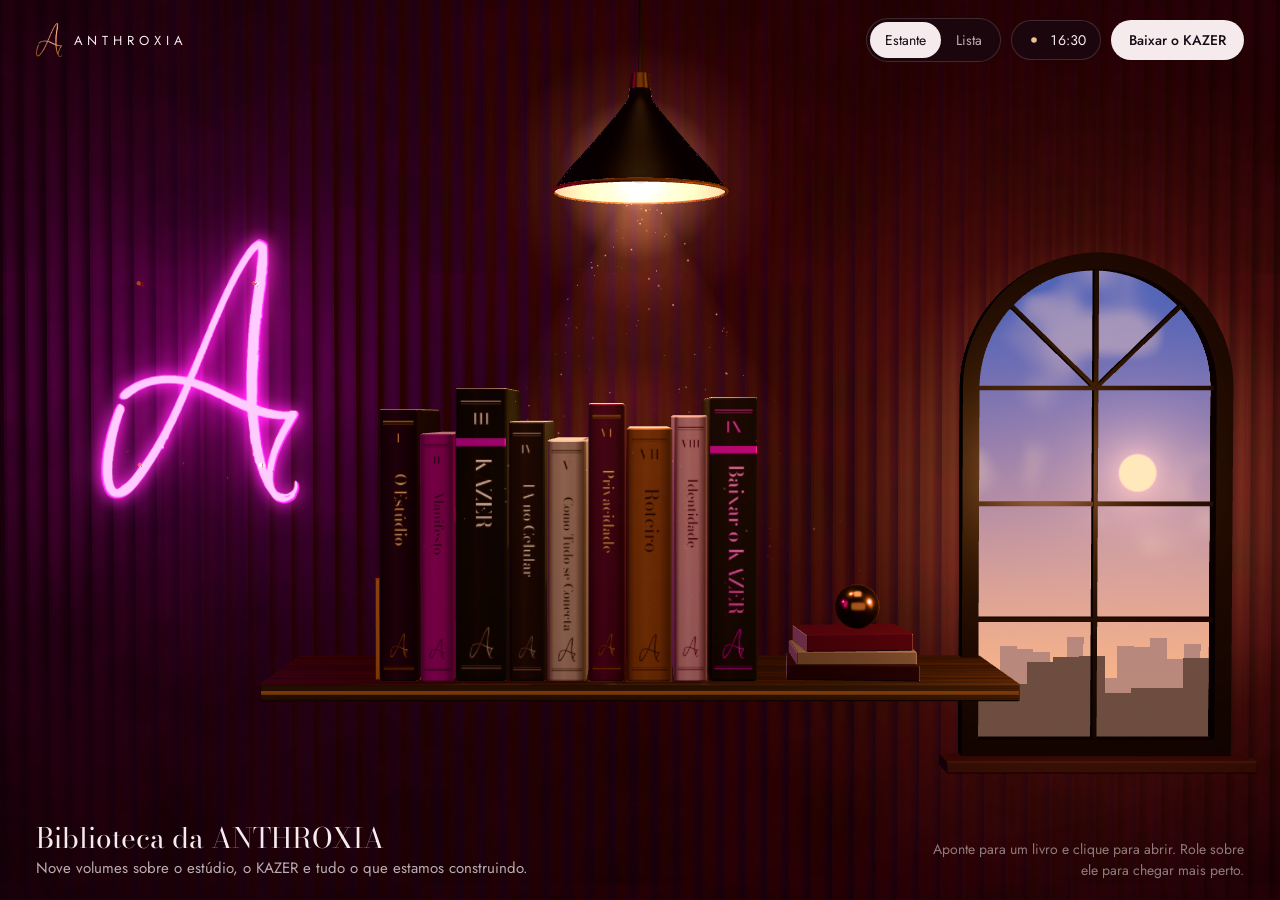
<file: index.html>
<!doctype html>
<html lang="pt-BR">
<head>
  <meta charset="utf-8" />
  <meta name="viewport" content="width=device-width, initial-scale=1, viewport-fit=cover" />
  <title>ANTHROXIA — Biblioteca</title>
  <meta name="description" content="A biblioteca da ANTHROXIA: nove volumes sobre o estúdio, o KAZER e tudo o que estamos construindo. Abra um livro." />
  <meta name="theme-color" content="#160b14" />

  <meta property="og:type" content="website" />
  <meta property="og:title" content="ANTHROXIA — Biblioteca" />
  <meta property="og:description" content="Nove volumes sobre o estúdio, o KAZER e tudo o que estamos construindo." />
  <meta property="og:image" content="assets/img/og.jpg" />
  <meta name="twitter:card" content="summary_large_image" />

  <link rel="icon" type="image/png" href="assets/img/favicon.png" />
  <link rel="apple-touch-icon" href="assets/img/apple-touch-icon.png" />

  <link rel="preconnect" href="https://fonts.googleapis.com" />
  <link rel="preconnect" href="https://fonts.gstatic.com" crossorigin />
  <link href="https://fonts.googleapis.com/css2?family=Bodoni+Moda:ital,opsz,wght@0,6..96,400..800;1,6..96,400..700&family=Jost:wght@300..600&display=swap" rel="stylesheet" />

  <link rel="stylesheet" href="assets/css/library.css" />

  <script type="importmap">
    {
      "imports": {
        "three": "./assets/vendor/three/three.module.js",
        "three/addons/": "./assets/vendor/three/addons/"
      }
    }
  </script>
</head>
<body class="is-loading">

  <!-- Carregamento -->
  <div class="loader" role="status" aria-live="polite">
    <div class="loader__mark">
      <img src="assets/img/monogram.png" alt="" class="loader__mono" />
      <img src="assets/img/wordmark.png" alt="ANTHROXIA" class="loader__word" />
    </div>
    <div class="loader__bar" aria-hidden="true"><span></span></div>
    <p class="loader__text">Acendendo a biblioteca</p>
  </div>

  <!-- A sala 3D -->
  <canvas class="room" aria-hidden="true"></canvas>
  <div class="veil" aria-hidden="true"></div>

  <!-- Interface -->
  <header class="hud hud--top">
    <a class="brand" href="./" aria-label="ANTHROXIA, voltar ao início">
      <img src="assets/img/monogram.png" alt="" class="brand__mono" />
      <span class="brand__name">ANTHROXIA</span>
    </a>

    <div class="hud__controls">
      <div class="seg" role="group" aria-label="Como ver os volumes">
        <button type="button" class="seg__btn" data-view="shelf" aria-pressed="true">Estante</button>
        <button type="button" class="seg__btn" data-view="list" aria-pressed="false">Lista</button>
      </div>

      <div class="clock">
        <button type="button" class="clock__btn" aria-expanded="false" aria-controls="clock-panel">
          <svg class="clock__icon" viewBox="0 0 24 24" aria-hidden="true"><circle cx="12" cy="12" r="4.2" class="clock__sun"/><path class="clock__moon" d="M15.5 4.5a8 8 0 1 0 4 12.6A7 7 0 0 1 15.5 4.5z"/></svg>
          <span data-clock-time>--:--</span>
        </button>
        <div class="clock__panel" id="clock-panel" hidden>
          <p class="clock__phase" data-clock-phase>Agora</p>
          <p class="clock__help">A luz da sala segue o seu horário. Arraste para ver outra hora.</p>
          <input type="range" min="0" max="23.75" step="0.25" value="12" aria-label="Hora da sala" data-clock-range />
          <div class="clock__scale" aria-hidden="true"><span>0h</span><span>6h</span><span>12h</span><span>18h</span><span>24h</span></div>
          <button type="button" class="textbtn" data-clock-now>Usar a hora atual</button>
        </div>
      </div>

      <button type="button" class="cta" data-open-slug="download" aria-label="Baixar o KAZER"><span class="cta__full" aria-hidden="true">Baixar o KAZER</span><span class="cta__short" aria-hidden="true">Baixar</span></button>
    </div>
  </header>

  <footer class="hud hud--bottom">
    <div class="caption" aria-live="polite">
      <span class="caption__num"></span>
      <span class="caption__title">Biblioteca da ANTHROXIA</span>
      <span class="caption__text">Nove volumes sobre o estúdio, o KAZER e tudo o que estamos construindo.</span>
    </div>
    <p class="hint" data-hint></p>
  </footer>

  <!-- Navegação por teclado / leitores de tela (botões gerados) -->
  <nav class="shelf-nav" aria-label="Volumes da estante"></nav>

  <!-- Prévia que sobe acima do livro -->
  <div class="peek" aria-hidden="true">
    <div class="peek__card">
      <div class="peek__frame"><canvas class="peek__canvas"></canvas></div>
      <div class="peek__meta">
        <span class="peek__num"></span>
        <span class="peek__title"></span>
      </div>
      <div class="peek__actions">
        <button type="button" class="peek__btn" data-peek-open>Abrir</button>
        <button type="button" class="peek__btn peek__btn--ghost" data-peek-immerse>Ampliar</button>
      </div>
    </div>
    <span class="peek__string"></span>
  </div>

  <!-- Lista de capas -->
  <section class="catalog" aria-label="Lista de volumes" hidden>
    <ol class="catalog__track"></ol>
  </section>

  <!-- Livro aberto -->
  <div class="reader" role="dialog" aria-modal="true" aria-labelledby="reader-title" hidden>
    <div class="reader__backdrop"></div>
    <div class="reader__book">
      <div class="reader__board" aria-hidden="true"></div>
      <div class="reader__page reader__page--l"></div>
      <div class="reader__page reader__page--r"></div>
      <div class="reader__gutter" aria-hidden="true"></div>
    </div>
    <div class="flycover" aria-hidden="true">
      <canvas class="flycover__front"></canvas>
      <div class="flycover__back"><img src="assets/img/monogram.png" alt="" /></div>
    </div>
    <button class="reader__close" type="button">Fechar o livro</button>
    <nav class="reader__nav" aria-label="Outros volumes">
      <button type="button" class="reader__step" data-step="-1"><span class="reader__dir">Volume anterior</span><span class="reader__name"></span></button>
      <span class="reader__count"></span>
      <button type="button" class="reader__step" data-step="1"><span class="reader__dir">Próximo volume</span><span class="reader__name"></span></button>
    </nav>
  </div>

  <!-- Prévia em tela cheia -->
  <div class="immerse" role="dialog" aria-modal="true" aria-labelledby="immerse-title" hidden>
    <canvas class="immerse__canvas"></canvas>
    <div class="immerse__hud">
      <div>
        <p class="immerse__title" id="immerse-title"></p>
        <p class="immerse__hint"></p>
      </div>
      <button type="button" class="immerse__close">Voltar</button>
    </div>
  </div>

  <div class="tip" aria-hidden="true"></div>

  <noscript>
    <div class="noscript">
      <img src="assets/img/logo-full.png" alt="ANTHROXIA" />
      <p>A biblioteca da ANTHROXIA precisa de JavaScript para abrir os livros.</p>
    </div>
  </noscript>

  <!-- ==================================================================
       CONTEÚDO DOS VOLUMES
       Cada <template> é um livro. "left" = página da esquerda,
       "right" = página da direita. Edite os textos à vontade.
       ================================================================== -->

  <template id="vol-estudio">
    <div data-page="left">
      <h2 class="p-title">O estúdio</h2>
      <p class="p-sub">Quem somos e como trabalhamos</p>
      <figure class="plate" data-plate></figure>
    </div>
    <div data-page="right">
      <p class="p-lead">A ANTHROXIA é um estúdio que cria produtos de inteligência artificial com cuidado de arquitetura: cada sistema é planejado em camadas antes de virar tela.</p>
      <p>Começamos pelo KAZER, um assistente de IA para a web e para o Android. Tudo o que estamos construindo está nesta estante, um volume por assunto.</p>
      <h3 class="p-head">Como trabalhamos</h3>
      <ul class="p-list">
        <li>Planejamos a estrutura antes do visual.</li>
        <li>Mostramos o que está pronto e o que ainda está em obra.</li>
        <li>Tratamos os seus dados como se fossem nossos.</li>
      </ul>
      <p class="p-contact" data-contact hidden></p>
    </div>
  </template>

  <template id="vol-manifesto">
    <div data-page="left">
      <h2 class="p-title">Manifesto</h2>
      <p class="p-sub">O que nos move</p>
      <figure class="plate" data-plate></figure>
    </div>
    <div data-page="right">
      <p class="p-lead">Não fazemos só aplicativos. Erguemos estruturas onde a inteligência pode morar.</p>
      <p>Acreditamos que tecnologia pode ter assinatura. Que um assistente de IA pode ser bonito, rápido e honesto sobre o que faz com o que você escreve.</p>
      <p>Preferimos construir devagar e por inteiro a lançar depressa e pela metade. Cada linha de código é um traço; cada produto, uma casa com fundações.</p>
      <p>E quando algo ainda não estiver pronto, você vai saber.</p>
    </div>
  </template>

  <template id="vol-kazer">
    <div data-page="left">
      <h2 class="p-title">KAZER</h2>
      <p class="p-sub">Um assistente de IA, na web e no Android</p>
      <figure class="plate" data-plate></figure>
    </div>
    <div data-page="right">
      <p class="p-lead">O KAZER é o primeiro produto da ANTHROXIA: um assistente de IA de visual escuro e minimalista, feito para conversar, planejar e criar.</p>
      <ul class="p-list">
        <li><strong>Uma só conta.</strong> Entre pela web ou pelo app e encontre as mesmas conversas.</li>
        <li><strong>App Android nativo</strong>, escrito em Kotlin. Não é um site dentro de uma moldura.</li>
        <li><strong>Respostas em tempo real</strong>, que você pode interromper quando quiser.</li>
      </ul>
      <p>O KAZER está em desenvolvimento. O download para Android aparece no volume IX assim que o primeiro lançamento estiver pronto.</p>
      <p><button type="button" class="pbtn" data-goto="download">Ir para o download</button></p>
    </div>
  </template>

  <template id="vol-local">
    <div data-page="left">
      <h2 class="p-title">IA no celular</h2>
      <p class="p-sub">O KAZ 1.1 rodando no seu aparelho</p>
      <figure class="plate" data-plate></figure>
    </div>
    <div data-page="right">
      <p class="p-lead">Em celulares compatíveis, o KAZER poderá usar o modelo KAZ 1.1 direto no aparelho, aproveitando CPU, GPU ou NPU quando disponíveis.</p>
      <p>O modelo não vem dentro do app. Depois de entrar, você decide se quer baixá-lo:</p>
      <ol class="p-steps">
        <li>O app confere se o seu celular tem memória e espaço suficientes.</li>
        <li>O download roda em segundo plano, com progresso real.</li>
        <li>O arquivo é verificado antes de ser instalado.</li>
        <li>O modelo só aparece como pronto depois de um teste de inicialização.</li>
      </ol>
      <p>Enquanto isso, o KAZER continua funcionando pela nuvem. O modelo baixado fica no aparelho mesmo se você sair da conta.</p>
    </div>
  </template>

  <template id="vol-planta">
    <div data-page="left">
      <h2 class="p-title">Como tudo se conecta</h2>
      <p class="p-sub">Um produto, dois aplicativos</p>
      <figure class="plate" data-plate></figure>
    </div>
    <div data-page="right">
      <p class="p-lead">Por trás do KAZER existe uma base única: contas, conversas e o acesso aos modelos na nuvem ficam no mesmo servidor.</p>
      <ul class="p-list">
        <li><strong>KAZER Web</strong> usa essa base direto do navegador.</li>
        <li><strong>KAZER Android</strong> usa a mesma base e, conforme a sua escolha, responde com o modelo do aparelho ou com a nuvem.</li>
      </ul>
      <p>As chaves de acesso aos provedores de IA ficam só no servidor. Nenhuma delas vai dentro do app.</p>
    </div>
  </template>

  <template id="vol-privacidade">
    <div data-page="left">
      <h2 class="p-title">Privacidade</h2>
      <p class="p-sub">Você escolhe onde a conversa acontece</p>
      <figure class="plate" data-plate></figure>
    </div>
    <div data-page="right">
      <p class="p-lead">No modo só no aparelho, o KAZER não envia a sua conversa para a nuvem sem avisar. Se uma tarefa precisar da nuvem, ele pergunta antes.</p>
      <ul class="p-list">
        <li>A sessão fica guardada no cofre seguro do Android.</li>
        <li>O app só pede as permissões que um recurso realmente usa.</li>
        <li>Sair da conta e excluir a conta são opções diferentes, e as duas ficam claras no app.</li>
      </ul>
      <p>Quando a nuvem é usada, nós dizemos. Não prometemos que nada sai do seu celular se isso não for verdade.</p>
    </div>
  </template>

  <template id="vol-roteiro">
    <div data-page="left">
      <h2 class="p-title">Roteiro</h2>
      <p class="p-sub">As etapas da obra, em ordem</p>
      <figure class="plate" data-plate></figure>
    </div>
    <div data-page="right">
      <ol class="p-road">
        <li><strong>Fundação.</strong> Projeto Android nativo e o visual do app.</li>
        <li><strong>Conta.</strong> O mesmo login da web.</li>
        <li><strong>Conversa.</strong> Chat nativo com respostas em tempo real.</li>
        <li><strong>Modelo local.</strong> O KAZ 1.1 rodando no aparelho.</li>
        <li><strong>Download do modelo.</strong> Baixar, verificar e instalar.</li>
        <li><strong>Escolha do modelo.</strong> Local ou nuvem, com regras claras.</li>
        <li><strong>Lançamento.</strong> APK aqui no site e versão na Google Play.</li>
      </ol>
      <p class="p-note">Esta lista mostra a ordem do trabalho, não datas de entrega.</p>
    </div>
  </template>

  <template id="vol-identidade">
    <div data-page="left">
      <h2 class="p-title">Identidade</h2>
      <p class="p-sub">Cores, letras e o A</p>
      <figure class="plate" data-plate></figure>
    </div>
    <div data-page="right">
      <p class="p-lead">O A cursivo é a assinatura. A palavra ANTHROXIA, em letras finas, é o nome. O resto existe para dar espaço aos dois.</p>
      <ul class="swatches">
        <li><span class="swatch" style="--c:#ff2bf0"></span><span>Magenta neon</span><code>#FF2BF0</code></li>
        <li><span class="swatch" style="--c:#c98457"></span><span>Cobre</span><code>#C98457</code></li>
        <li><span class="swatch" style="--c:#160b14"></span><span>Tinta</span><code>#160B14</code></li>
        <li><span class="swatch" style="--c:#f6ecee"></span><span>Papel rosado</span><code>#F6ECEE</code></li>
        <li><span class="swatch" style="--c:#5a1236"></span><span>Vinho</span><code>#5A1236</code></li>
      </ul>
      <p>Títulos em <span class="specimen-serif">Bodoni Moda</span>; textos e interface em <span class="specimen-sans">Jost</span>.</p>
      <p><a class="pbtn" href="assets/img/logo-full.png" download="anthroxia-logo.png">Baixar o logotipo (PNG)</a></p>
    </div>
  </template>

  <template id="vol-download">
    <div data-page="left">
      <h2 class="p-title">Baixar o KAZER</h2>
      <p class="p-sub">KAZER para Android</p>
      <figure class="plate" data-plate></figure>
    </div>
    <div data-page="right">
      <div class="dl" data-dl>
        <div class="dl__head">
          <p class="dl__name">KAZER para Android</p>
          <span class="pill" data-dl-status>Em breve</span>
        </div>
        <dl class="dl__specs">
          <div><dt>Versão</dt><dd data-dl-field="version">Ainda não lançada</dd></div>
          <div><dt>Tamanho</dt><dd data-dl-field="size">—</dd></div>
          <div><dt>Compatível com</dt><dd data-dl-field="minAndroid">—</dd></div>
          <div><dt>Publicado em</dt><dd data-dl-field="publishedAt">—</dd></div>
        </dl>
        <div class="dl__actions">
          <a class="pbtn pbtn--solid is-disabled" data-dl-apk aria-disabled="true" role="link" tabindex="-1"><span data-dl-apk-label>APK em breve</span></a>
          <a class="pbtn is-disabled" data-dl-play aria-disabled="true" role="link" tabindex="-1"><span data-dl-play-label>Google Play em breve</span></a>
          <a class="pbtn is-disabled" data-dl-web aria-disabled="true" role="link" tabindex="-1"><span data-dl-web-label>Versão web em breve</span></a>
        </div>
        <div class="dl__verify" data-dl-verify hidden>
          <span>Verificação SHA-256</span>
          <code data-dl-sha></code>
          <button type="button" class="textbtn" data-copy>Copiar</button>
        </div>
        <details class="dl__howto">
          <summary>Como instalar o APK</summary>
          <ol class="p-steps">
            <li>Toque em Baixar APK. O arquivo vai para a pasta Downloads do celular.</li>
            <li>Abra o arquivo. O Android pode pedir para permitir instalações desta fonte; isso é normal fora da Google Play.</li>
            <li>Se quiser, compare o código SHA-256 do arquivo com o que aparece aqui.</li>
            <li>Toque em Instalar, abra o KAZER e entre com a sua conta.</li>
          </ol>
        </details>
        <p class="p-note" data-dl-privacy hidden><a href="#" target="_blank" rel="noopener">Política de privacidade</a></p>
      </div>
    </div>
  </template>

  <script src="assets/js/config.js"></script>
  <script type="module" src="assets/js/library/main.js"></script>
</body>
</html>
</file>
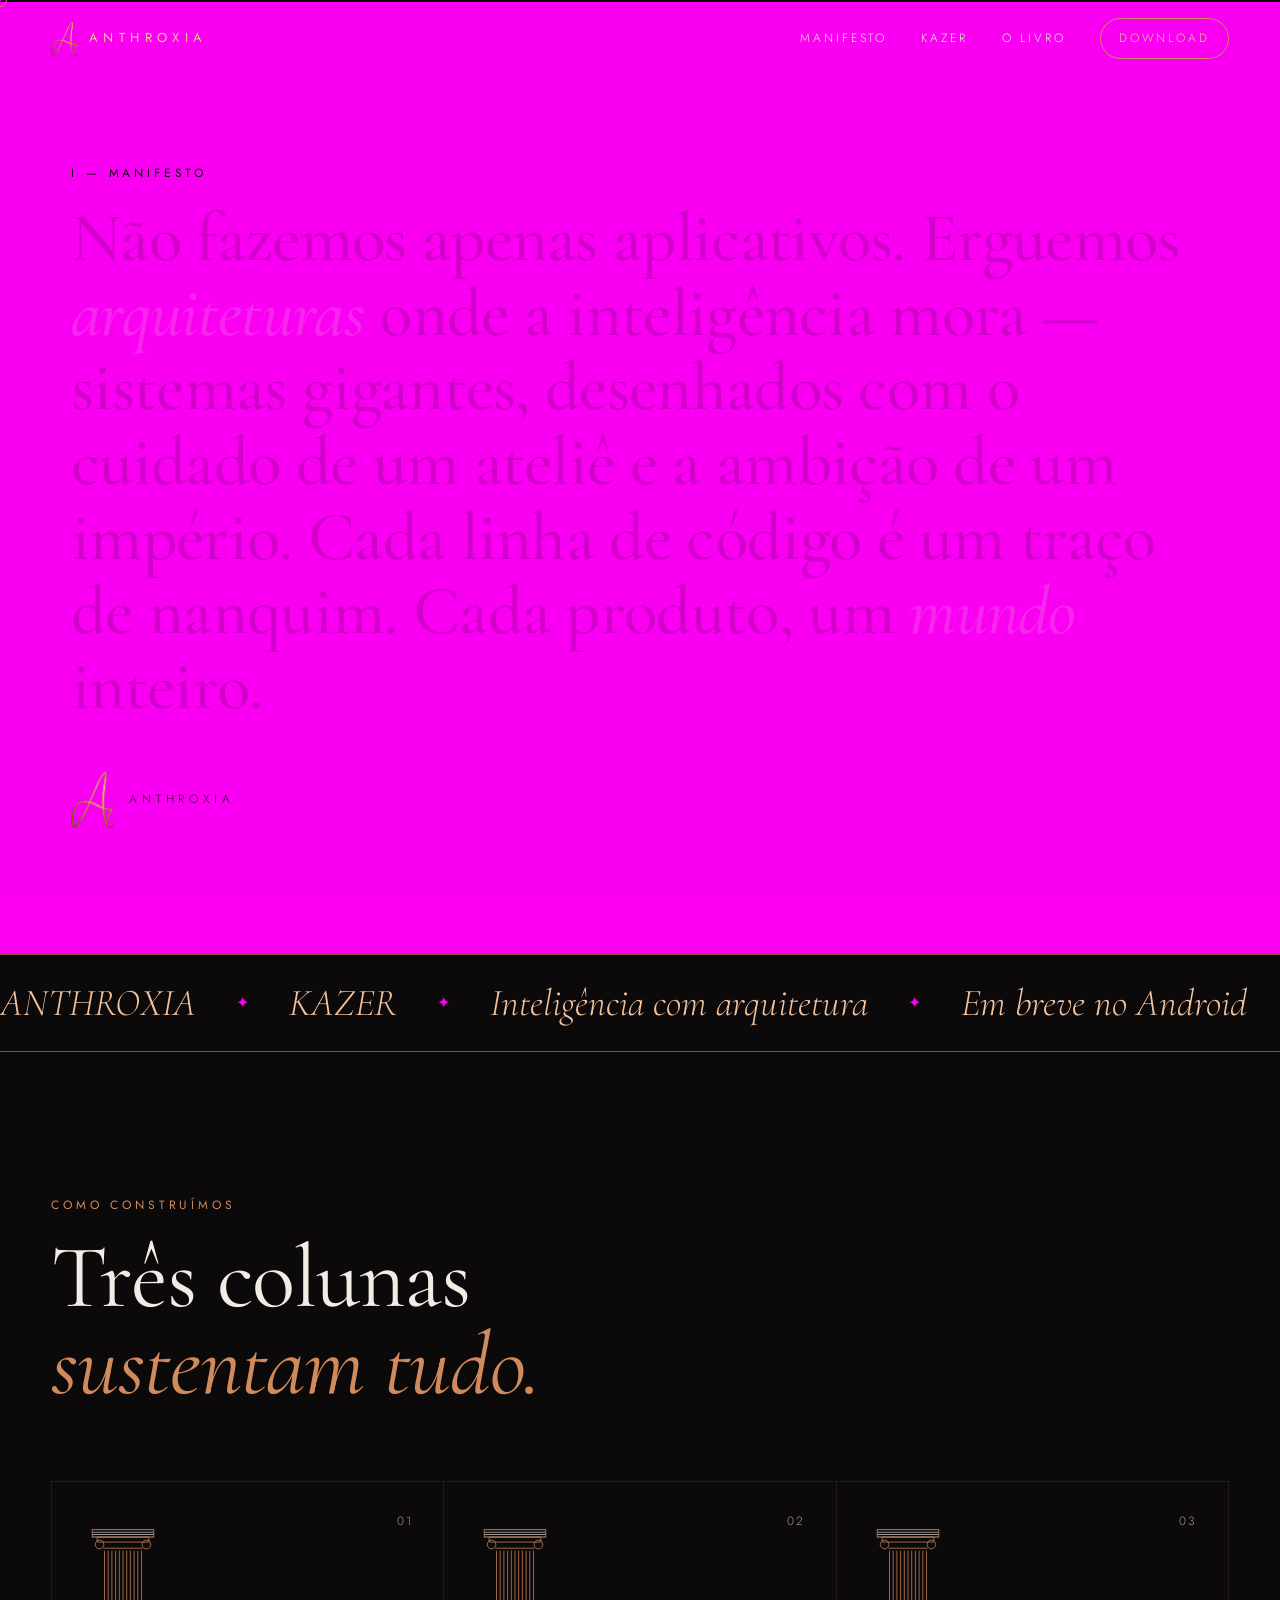
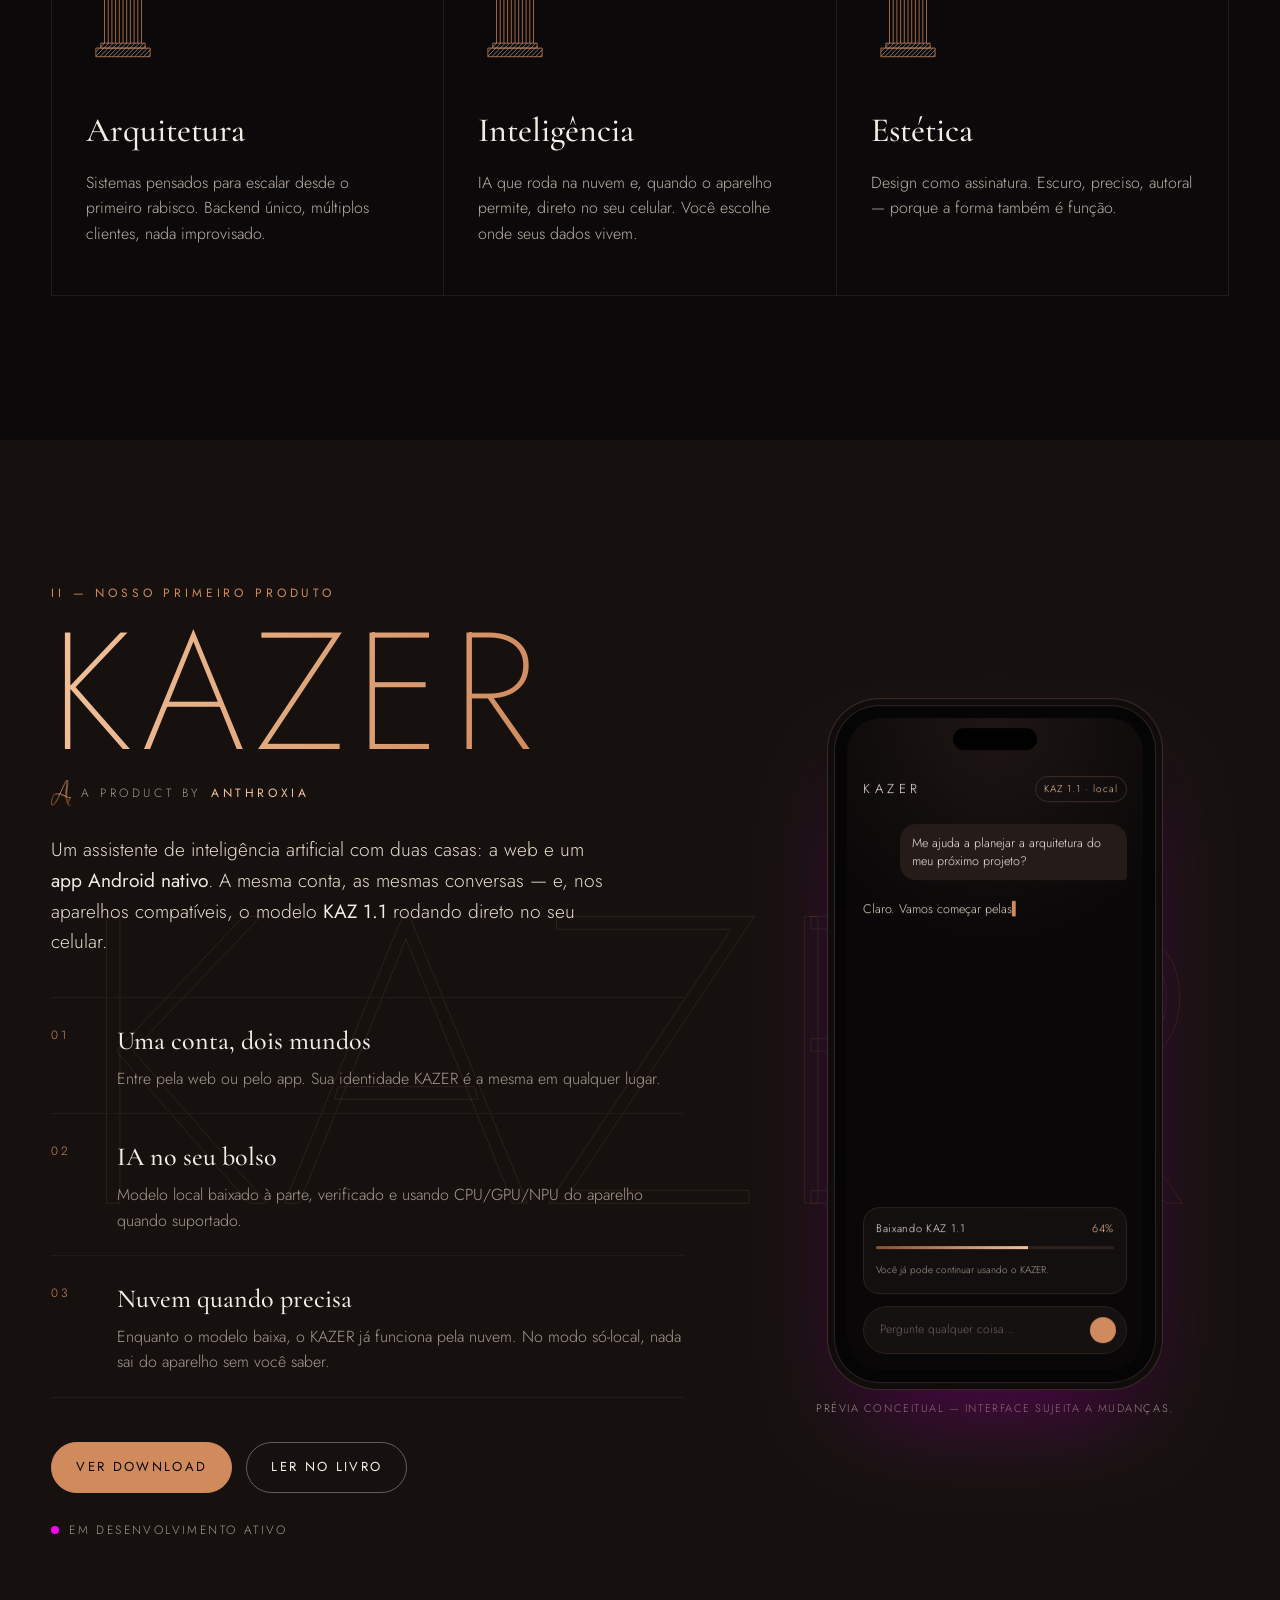
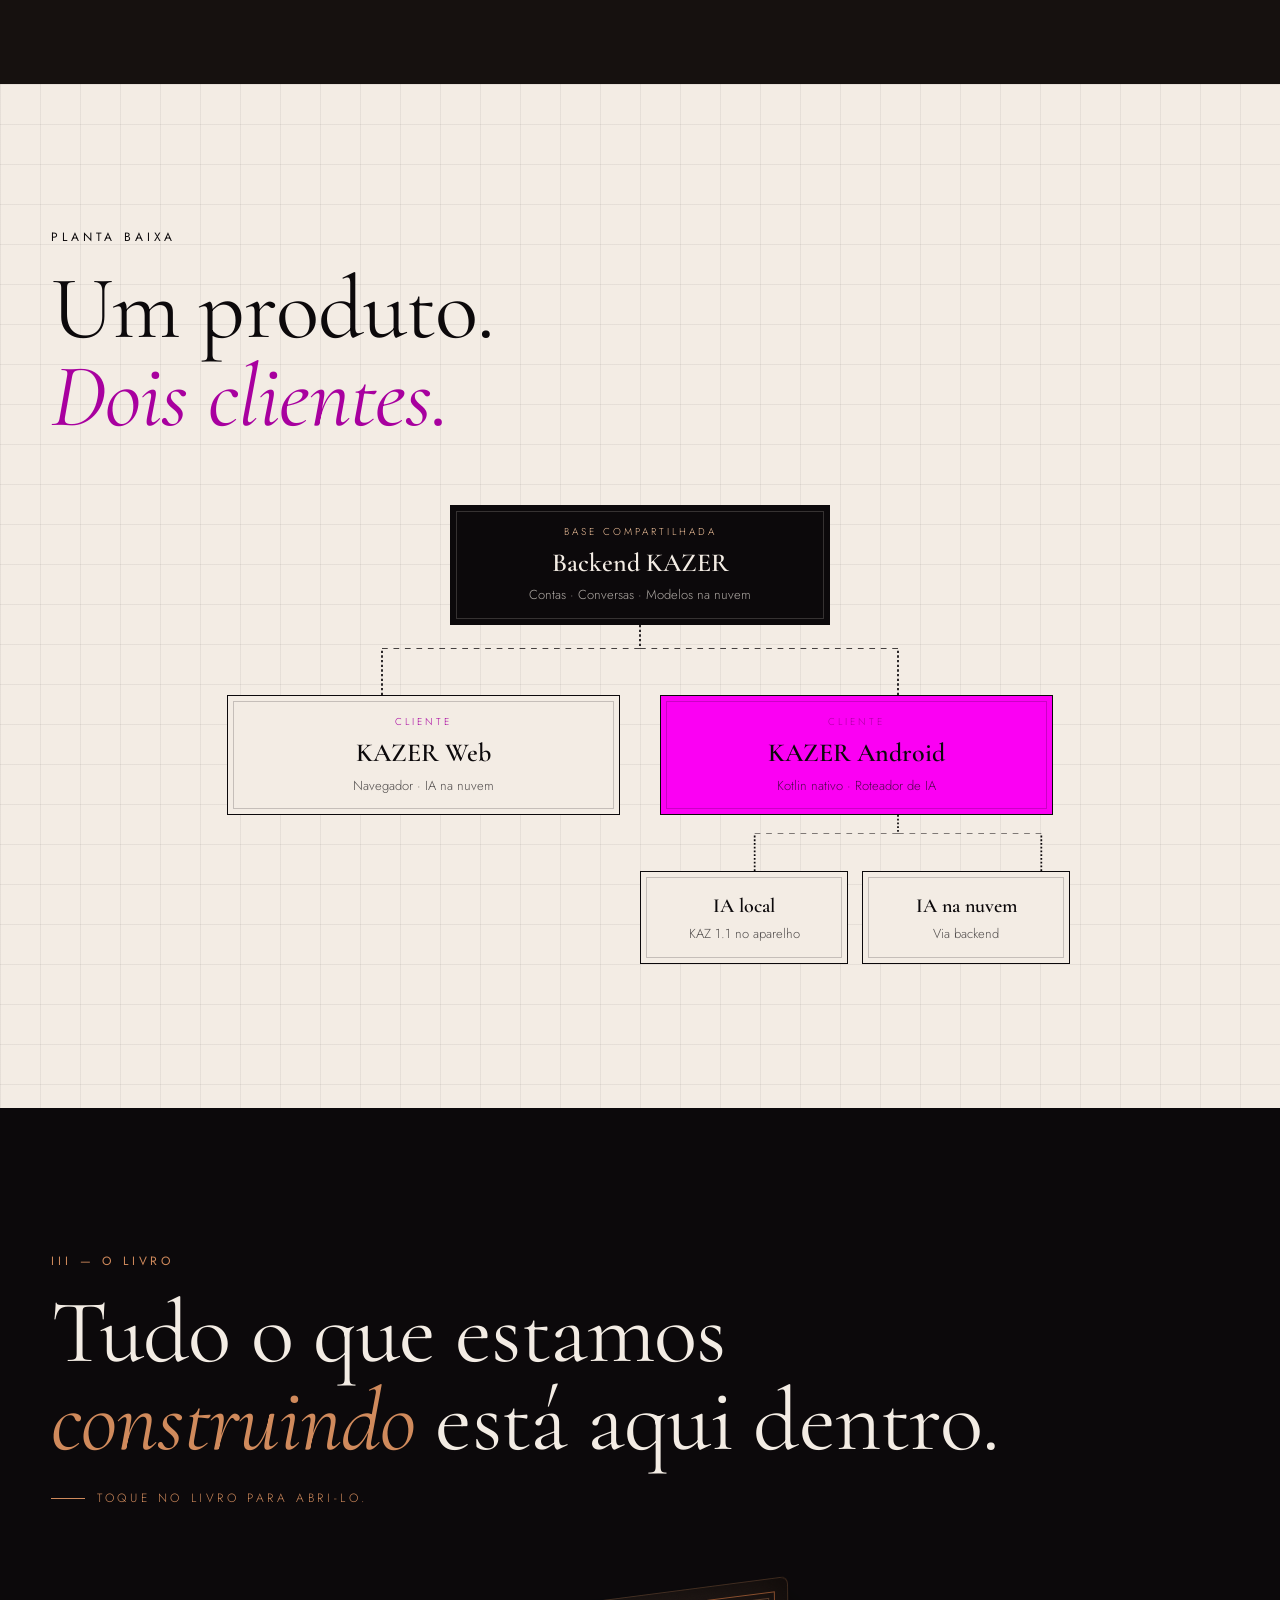
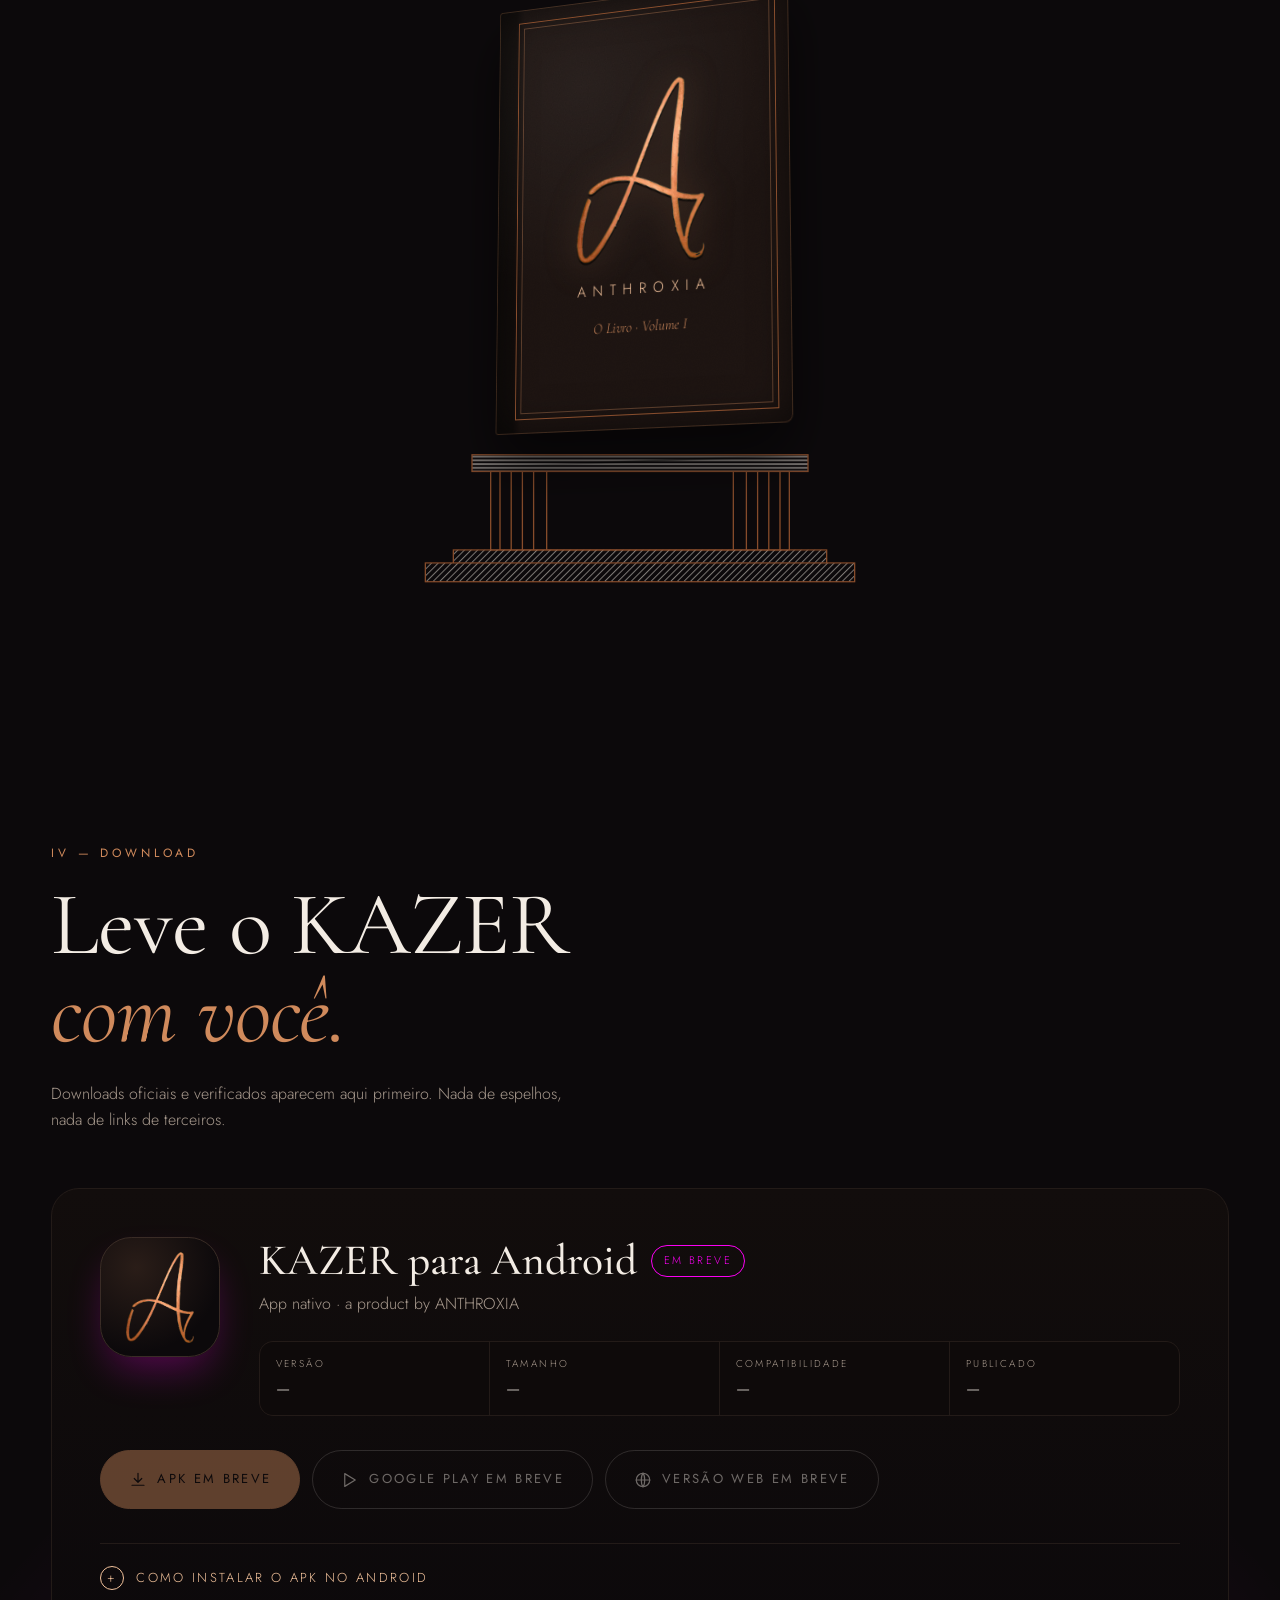
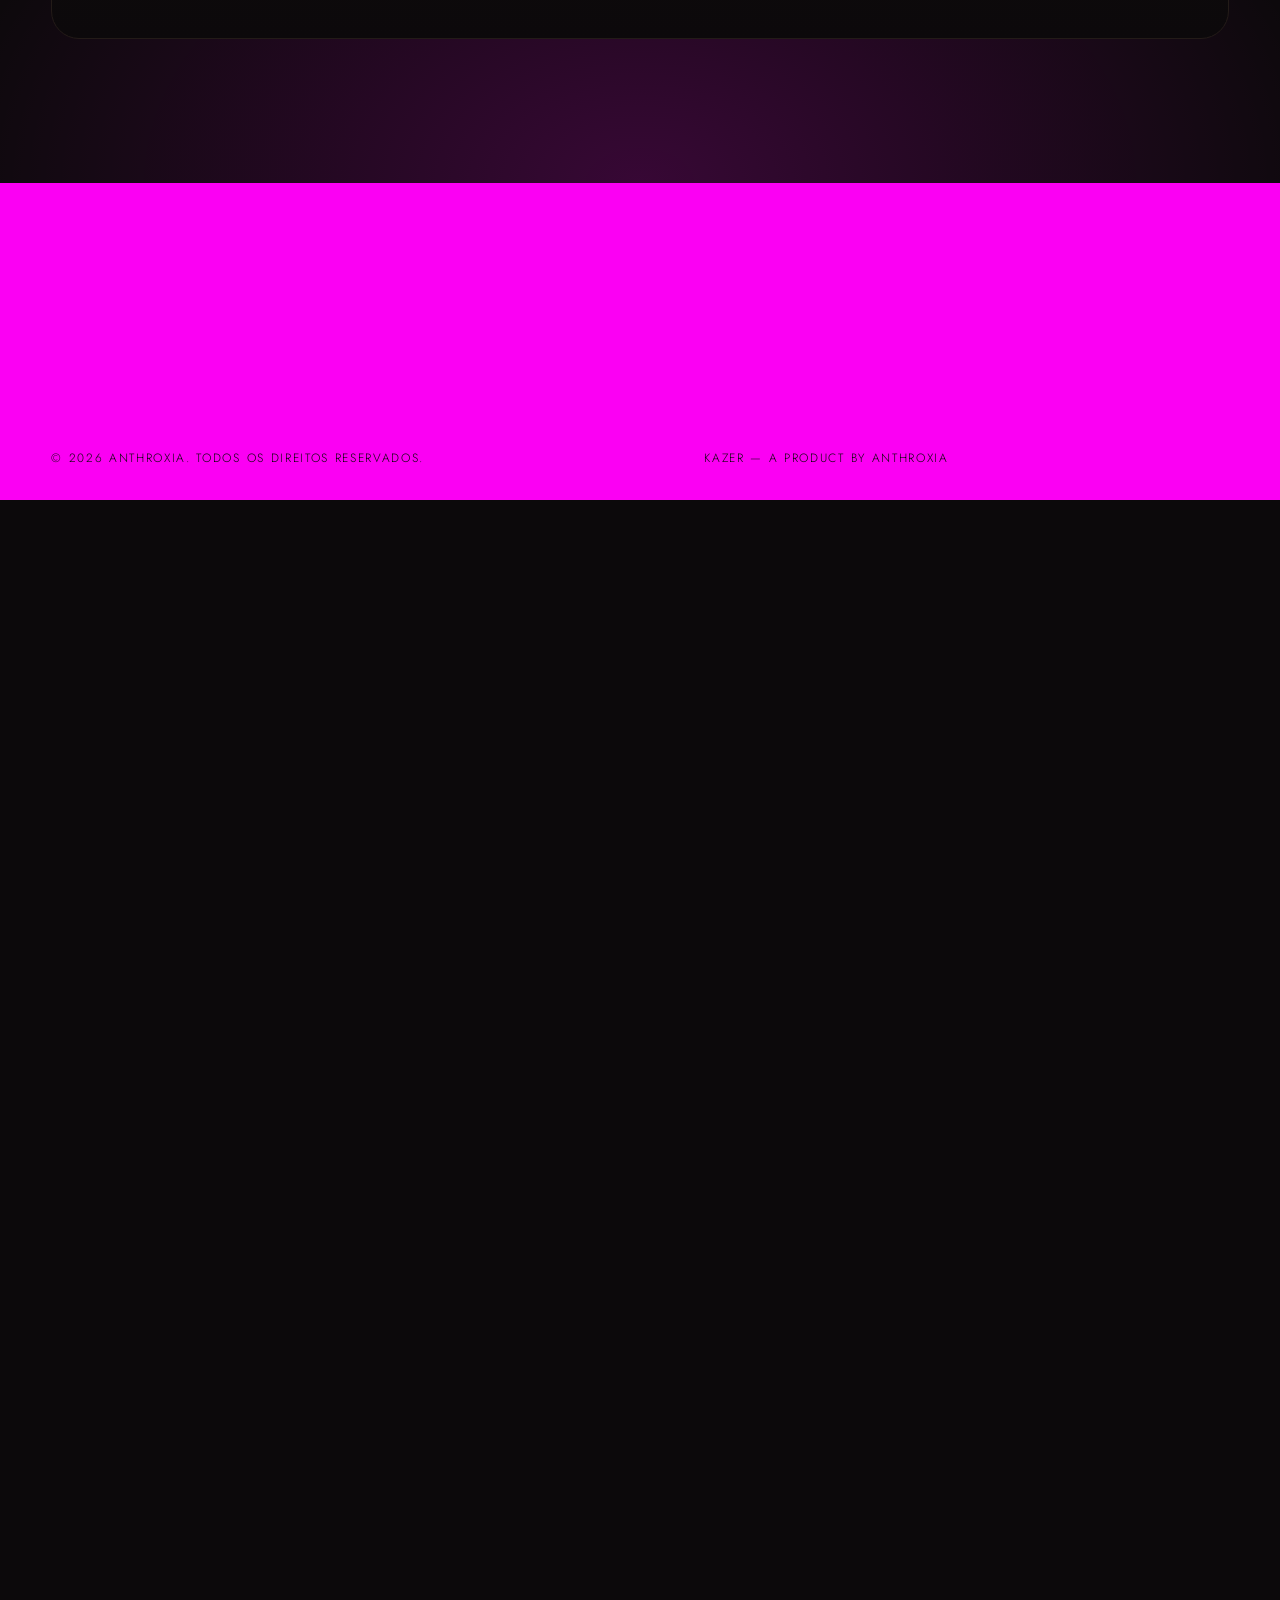
<file: v1/index.html>
<!doctype html>
<html lang="pt-BR">
<head>
  <meta charset="utf-8" />
  <meta name="viewport" content="width=device-width, initial-scale=1, viewport-fit=cover" />
  <title>ANTHROXIA</title>
  <meta name="description" content="ANTHROXIA — estúdio de produtos e arquiteturas de inteligência. Criadores do KAZER." />
  <meta name="theme-color" content="#0c090b" />

  <meta property="og:type" content="website" />
  <meta property="og:title" content="ANTHROXIA" />
  <meta property="og:description" content="Construímos o que ainda não tem nome. Criadores do KAZER." />
  <meta property="og:image" content="../assets/img/og.jpg" />
  <meta name="twitter:card" content="summary_large_image" />

  <link rel="icon" type="image/png" href="../assets/img/favicon.png" />
  <link rel="apple-touch-icon" href="../assets/img/apple-touch-icon.png" />

  <link rel="preconnect" href="https://fonts.googleapis.com" />
  <link rel="preconnect" href="https://fonts.gstatic.com" crossorigin />
  <link href="https://fonts.googleapis.com/css2?family=Cormorant+Garamond:ital,wght@0,400;0,500;0,600;1,400;1,500&family=Jost:wght@200;300;400;500&display=swap" rel="stylesheet" />

  <link rel="stylesheet" href="style.css" />
</head>
<body class="is-loading">

  <!-- ============ LOADER ============ -->
  <div class="loader" aria-hidden="true">
    <div class="loader__inner">
      <img class="loader__mono" src="../assets/img/monogram.png" alt="" />
      <div class="loader__word" data-split>ANTHROXIA</div>
      <div class="loader__bar"><span></span></div>
    </div>
  </div>

  <!-- ============ CURSOR ============ -->
  <div class="cursor" aria-hidden="true"><span class="cursor__label"></span></div>

  <!-- ============ HEADER ============ -->
  <header class="header">
    <a href="#top" class="header__brand" aria-label="ANTHROXIA — início">
      <img src="../assets/img/monogram.png" alt="" class="header__mono" />
      <span class="header__name">ANTHROXIA</span>
    </a>
    <nav class="header__nav" aria-label="Principal">
      <a href="#manifesto">Manifesto</a>
      <a href="#kazer">KAZER</a>
      <a href="#livro">O Livro</a>
      <a href="#download" class="header__cta">Download</a>
    </nav>
    <button class="header__burger" aria-label="Abrir menu" aria-expanded="false" aria-controls="mobile-menu">
      <span></span><span></span>
    </button>
  </header>

  <div class="mobile-menu" id="mobile-menu" hidden>
    <nav aria-label="Menu">
      <a href="#manifesto"><em>I</em>Manifesto</a>
      <a href="#kazer"><em>II</em>KAZER</a>
      <a href="#livro"><em>III</em>O Livro</a>
      <a href="#download"><em>IV</em>Download</a>
    </nav>
    <img src="../assets/img/wordmark.png" alt="ANTHROXIA" class="mobile-menu__word" />
  </div>

  <main id="top">

    <!-- ============ HERO / PORTAL ============ -->
    <section class="hero" aria-label="ANTHROXIA">
      <div class="hero__stage">
        <svg class="hero__columns" viewBox="0 0 1600 1000" preserveAspectRatio="xMidYMid slice" aria-hidden="true"></svg>
        <div class="hero__rays" aria-hidden="true"></div>

        <div class="portal" aria-hidden="true">
          <div class="portal__disc"></div>
          <img class="portal__mono" src="../assets/img/monogram.png" alt="" />
        </div>

        <div class="hero__copy">
          <p class="eyebrow hero__eyebrow">Estúdio de produtos &amp; arquiteturas de inteligência</p>
          <h1 class="hero__title">
            <img src="../assets/img/wordmark.png" alt="ANTHROXIA" />
          </h1>
          <p class="hero__lead">Construímos o que ainda não tem nome.</p>
        </div>

        <div class="hero__scroll" aria-hidden="true">
          <span>Role para entrar</span>
          <i></i>
        </div>
        <div class="hero__tag hero__tag--l" aria-hidden="true">Nº 001 — Experience</div>
        <div class="hero__tag hero__tag--r" aria-hidden="true">MMXXVI</div>
      </div>
    </section>

    <!-- ============ MANIFESTO ============ -->
    <section class="manifesto" id="manifesto">
      <div class="manifesto__inner">
        <p class="eyebrow eyebrow--ink">I — Manifesto</p>
        <p class="manifesto__text" data-words>
          Não fazemos apenas aplicativos. Erguemos <em>arquiteturas</em> onde a inteligência mora —
          sistemas gigantes, desenhados com o cuidado de um ateliê e a ambição de um império.
          Cada linha de código é um traço de nanquim. Cada produto, um <em>mundo</em> inteiro.
        </p>
        <div class="manifesto__sign">
          <img src="../assets/img/monogram.png" alt="" />
          <span>ANTHROXIA</span>
        </div>
      </div>
      <div class="marquee" aria-hidden="true">
        <div class="marquee__track">
          <span>ANTHROXIA</span><i>✦</i><span>KAZER</span><i>✦</i><span>Inteligência com arquitetura</span><i>✦</i><span>Em breve no Android</span><i>✦</i>
          <span>ANTHROXIA</span><i>✦</i><span>KAZER</span><i>✦</i><span>Inteligência com arquitetura</span><i>✦</i><span>Em breve no Android</span><i>✦</i>
        </div>
      </div>
    </section>

    <!-- ============ PILARES ============ -->
    <section class="pillars" aria-label="Como construímos">
      <div class="pillars__head">
        <p class="eyebrow">Como construímos</p>
        <h2 class="display">Três colunas<br /><em>sustentam tudo.</em></h2>
      </div>
      <div class="pillars__grid">
        <article class="pillar" data-reveal>
          <svg class="pillar__art" viewBox="0 0 120 220" aria-hidden="true"><use href="#col-mini" /></svg>
          <span class="pillar__num">01</span>
          <h3>Arquitetura</h3>
          <p>Sistemas pensados para escalar desde o primeiro rabisco. Backend único, múltiplos clientes, nada improvisado.</p>
        </article>
        <article class="pillar" data-reveal>
          <svg class="pillar__art" viewBox="0 0 120 220" aria-hidden="true"><use href="#col-mini" /></svg>
          <span class="pillar__num">02</span>
          <h3>Inteligência</h3>
          <p>IA que roda na nuvem e, quando o aparelho permite, direto no seu celular. Você escolhe onde seus dados vivem.</p>
        </article>
        <article class="pillar" data-reveal>
          <svg class="pillar__art" viewBox="0 0 120 220" aria-hidden="true"><use href="#col-mini" /></svg>
          <span class="pillar__num">03</span>
          <h3>Estética</h3>
          <p>Design como assinatura. Escuro, preciso, autoral — porque a forma também é função.</p>
        </article>
      </div>
    </section>

    <!-- ============ KAZER ============ -->
    <section class="kazer" id="kazer">
      <div class="kazer__bg-word" aria-hidden="true">KAZER</div>
      <div class="kazer__grid">
        <div class="kazer__copy">
          <p class="eyebrow">II — Nosso primeiro produto</p>
          <h2 class="kazer__title">KAZER</h2>
          <p class="kazer__by"><img src="../assets/img/monogram.png" alt="" /> a product by <strong>ANTHROXIA</strong></p>
          <p class="kazer__lead">
            Um assistente de inteligência artificial com duas casas: a web e um
            <strong>app Android nativo</strong>. A mesma conta, as mesmas conversas —
            e, nos aparelhos compatíveis, o modelo <strong>KAZ 1.1</strong> rodando
            direto no seu celular.
          </p>

          <ul class="features">
            <li data-reveal>
              <span class="features__k">01</span>
              <div><h3>Uma conta, dois mundos</h3><p>Entre pela web ou pelo app. Sua identidade KAZER é a mesma em qualquer lugar.</p></div>
            </li>
            <li data-reveal>
              <span class="features__k">02</span>
              <div><h3>IA no seu bolso</h3><p>Modelo local baixado à parte, verificado e usando CPU/GPU/NPU do aparelho quando suportado.</p></div>
            </li>
            <li data-reveal>
              <span class="features__k">03</span>
              <div><h3>Nuvem quando precisa</h3><p>Enquanto o modelo baixa, o KAZER já funciona pela nuvem. No modo só-local, nada sai do aparelho sem você saber.</p></div>
            </li>
          </ul>

          <div class="kazer__actions">
            <a href="#download" class="btn btn--copper" data-cursor="Baixar">Ver download</a>
            <a href="#livro" class="btn btn--ghost" data-cursor="Abrir">Ler no Livro</a>
          </div>
          <p class="status-note"><span class="dot"></span> Em desenvolvimento ativo</p>
        </div>

        <div class="kazer__device" aria-label="Prévia conceitual da interface do KAZER">
          <div class="phone">
            <div class="phone__notch"></div>
            <div class="phone__screen">
              <div class="app__top">
                <span class="app__brand">KAZER</span>
                <span class="app__model">KAZ 1.1 · local</span>
              </div>
              <div class="app__chat">
                <div class="msg msg--user">Me ajuda a planejar a arquitetura do meu próximo projeto?</div>
                <div class="msg msg--ai"><span class="typing" data-typing="Claro. Vamos começar pelas fundações: quem são os usuários, onde os dados vivem e o que precisa funcionar offline."></span></div>
              </div>
              <div class="app__dl">
                <div class="app__dl-head"><span>Baixando KAZ 1.1</span><span class="app__dl-pct">64%</span></div>
                <div class="app__dl-bar"><i></i></div>
                <small>Você já pode continuar usando o KAZER.</small>
              </div>
              <div class="app__composer"><span>Pergunte qualquer coisa…</span><i></i></div>
            </div>
          </div>
          <p class="kazer__caption">Prévia conceitual — interface sujeita a mudanças.</p>
        </div>
      </div>
    </section>

    <!-- ============ ARQUITETURA ============ -->
    <section class="arch" aria-label="Arquitetura do KAZER">
      <div class="arch__head">
        <p class="eyebrow eyebrow--ink">Planta baixa</p>
        <h2 class="display display--ink">Um produto.<br /><em>Dois clientes.</em></h2>
      </div>
      <div class="arch__diagram" data-reveal>
        <div class="node node--top"><small>Base compartilhada</small><strong>Backend KAZER</strong><span>Contas · Conversas · Modelos na nuvem</span></div>
        <svg class="arch__lines" viewBox="0 0 600 120" preserveAspectRatio="none" aria-hidden="true">
          <path d="M300 0 V40 H120 V120 M300 40 H480 V120" />
        </svg>
        <div class="arch__row">
          <div class="node"><small>Cliente</small><strong>KAZER Web</strong><span>Navegador · IA na nuvem</span></div>
          <div class="node node--hl"><small>Cliente</small><strong>KAZER Android</strong><span>Kotlin nativo · Roteador de IA</span></div>
        </div>
        <svg class="arch__lines arch__lines--r" viewBox="0 0 600 120" preserveAspectRatio="none" aria-hidden="true">
          <path d="M480 0 V40 H380 V120 M480 40 H580 V120" />
        </svg>
        <div class="arch__row arch__row--r">
          <div class="node node--sm"><strong>IA local</strong><span>KAZ 1.1 no aparelho</span></div>
          <div class="node node--sm"><strong>IA na nuvem</strong><span>Via backend</span></div>
        </div>
      </div>
    </section>

    <!-- ============ O LIVRO ============ -->
    <section class="library" id="livro">
      <div class="library__head">
        <p class="eyebrow">III — O Livro</p>
        <h2 class="display">Tudo o que estamos<br /><em>construindo</em> está aqui dentro.</h2>
        <p class="library__hint">Toque no livro para abri-lo.</p>
      </div>

      <div class="library__stage">
        <div class="library__glow" aria-hidden="true"></div>
        <button class="book" type="button" aria-label="Abrir o Livro da ANTHROXIA" data-cursor="Abrir">
          <span class="book__shadow" aria-hidden="true"></span>
          <span class="book__body">
            <span class="book__back" aria-hidden="true"></span>
            <span class="book__pages" aria-hidden="true"></span>
            <span class="book__spine" aria-hidden="true"></span>
            <span class="book__leaf" aria-hidden="true">
              <span class="book__leaf-k">Capítulo I</span>
              <span class="book__leaf-t">O Princípio</span>
              <span class="book__leaf-l"></span><span class="book__leaf-l"></span><span class="book__leaf-l"></span><span class="book__leaf-l short"></span>
            </span>
            <span class="book__cover">
              <span class="book__front">
                <span class="book__frame"></span>
                <img src="../assets/img/monogram.png" alt="" class="book__mono" />
                <span class="book__title">ANTHROXIA</span>
                <span class="book__sub">O Livro · Volume I</span>
              </span>
              <span class="book__inside" aria-hidden="true">
                <img src="../assets/img/monogram.png" alt="" />
              </span>
            </span>
          </span>
        </button>
        <svg class="library__pedestal" viewBox="0 0 600 160" aria-hidden="true"><use href="#pedestal" /></svg>
      </div>
    </section>

    <!-- ============ DOWNLOAD ============ -->
    <section class="download" id="download">
      <div class="download__head">
        <p class="eyebrow">IV — Download</p>
        <h2 class="display">Leve o KAZER<br /><em>com você.</em></h2>
        <p class="download__lead">Downloads oficiais e verificados aparecem aqui primeiro. Nada de espelhos, nada de links de terceiros.</p>
      </div>

      <div class="dl-card" data-dl>
        <div class="dl-card__main">
          <div class="dl-card__icon"><img src="../assets/img/monogram.png" alt="" /></div>
          <div class="dl-card__info">
            <div class="dl-card__row">
              <h3>KAZER para Android</h3>
              <span class="pill" data-dl-status>Em breve</span>
            </div>
            <p class="dl-card__desc">App nativo · a product by ANTHROXIA</p>
            <dl class="specs">
              <div><dt>Versão</dt><dd data-dl-field="version">—</dd></div>
              <div><dt>Tamanho</dt><dd data-dl-field="size">—</dd></div>
              <div><dt>Compatibilidade</dt><dd data-dl-field="minAndroid">—</dd></div>
              <div><dt>Publicado</dt><dd data-dl-field="publishedAt">—</dd></div>
            </dl>
          </div>
        </div>

        <div class="dl-card__actions">
          <a class="btn btn--copper btn--lg is-disabled" data-dl-apk aria-disabled="true" role="link" tabindex="-1">
            <svg viewBox="0 0 24 24" aria-hidden="true"><path d="M12 3v12m0 0l-5-5m5 5l5-5M4 19h16"/></svg>
            <span data-dl-apk-label>APK em breve</span>
          </a>
          <a class="btn btn--ghost btn--lg is-disabled" data-dl-play aria-disabled="true" role="link" tabindex="-1">
            <svg viewBox="0 0 24 24" aria-hidden="true"><path d="M5 3.5v17l14-8.5z"/></svg>
            <span data-dl-play-label>Google Play em breve</span>
          </a>
          <a class="btn btn--ghost btn--lg is-disabled" data-dl-web aria-disabled="true" role="link" tabindex="-1">
            <svg viewBox="0 0 24 24" aria-hidden="true"><circle cx="12" cy="12" r="9"/><path d="M3 12h18M12 3c3 3.5 3 14.5 0 18M12 3c-3 3.5-3 14.5 0 18"/></svg>
            <span data-dl-web-label>Versão web em breve</span>
          </a>
        </div>

        <div class="dl-card__verify" data-dl-verify hidden>
          <span>SHA-256</span>
          <code data-dl-sha></code>
          <button type="button" class="copy" data-copy>Copiar</button>
        </div>

        <details class="dl-card__howto">
          <summary>Como instalar o APK no Android</summary>
          <ol>
            <li>Toque em <strong>Baixar APK</strong>. O arquivo vai para os <strong>Downloads</strong> do Chrome / do seu Android.</li>
            <li>Abra o arquivo baixado. O Android pode pedir para <strong>permitir instalação desta fonte</strong> — isso é normal para apps fora da Play Store.</li>
            <li>(Opcional) Confira o <strong>SHA-256</strong> exibido acima para garantir que o arquivo é o oficial.</li>
            <li>Toque em <strong>Instalar</strong>, abra o KAZER e entre com sua conta.</li>
          </ol>
          <p class="fine">Prefere atualizações automáticas? Quando o KAZER estiver na Google Play, use a loja — é o canal recomendado.</p>
        </details>
      </div>

      <p class="download__legal" data-dl-privacy hidden><a href="#" target="_blank" rel="noopener">Política de Privacidade</a></p>
    </section>

  </main>

  <!-- ============ FOOTER ============ -->
  <footer class="footer">
    <img src="../assets/img/wordmark.png" alt="ANTHROXIA" class="footer__word" />
    <div class="footer__row">
      <p>© <span data-year>2026</span> ANTHROXIA. Todos os direitos reservados.</p>
      <p>KAZER — a product by ANTHROXIA</p>
      <p class="footer__links" data-contact></p>
    </div>
  </footer>

  <!-- ============ CODEX: O SITE DENTRO DO LIVRO ============ -->
  <div class="codex" id="codex" role="dialog" aria-modal="true" aria-label="O Livro da ANTHROXIA" hidden>
    <div class="codex__veil"></div>
    <div class="codex__book">
      <header class="codex__bar">
        <div class="codex__brand"><img src="../assets/img/monogram.png" alt="" /> <span>O Livro · Vol. I</span></div>
        <nav class="codex__toc" aria-label="Capítulos"></nav>
        <button class="codex__close" type="button" aria-label="Fechar o livro">Fechar <i>✕</i></button>
      </header>

      <div class="codex__spread">
        <div class="codex__page codex__page--l"></div>
        <div class="codex__gutter" aria-hidden="true"></div>
        <div class="codex__page codex__page--r"></div>
      </div>

      <footer class="codex__foot">
        <button type="button" class="codex__nav" data-dir="-1" aria-label="Página anterior">← Anterior</button>
        <span class="codex__folio"><b data-folio>I</b> / <span data-total>VI</span></span>
        <button type="button" class="codex__nav" data-dir="1" aria-label="Próxima página">Próxima →</button>
      </footer>
    </div>
  </div>

  <!-- Capítulos do livro (edite à vontade) -->
  <template id="chapters">
    <article data-title="O Princípio" data-numeral="I">
      <div data-side="l">
        <p class="c-kicker">Capítulo I</p>
        <h2 class="c-title">O Princípio</h2>
        <div class="c-art c-art--mono"><img src="../assets/img/monogram.png" alt="" /></div>
      </div>
      <div data-side="r">
        <p class="c-drop">A ANTHROXIA nasceu de uma ideia simples e teimosa: tecnologia não precisa parecer genérica. Ela pode ter alma, assinatura e arquitetura.</p>
        <p>Somos um estúdio que constrói produtos de inteligência artificial pensados como obras — cada sistema planejado em camadas, cada tela desenhada com intenção.</p>
        <p>Este livro é o nosso caderno de obra aberto. Aqui você acompanha o que estamos erguendo, por que estamos erguendo e como cada peça se encaixa.</p>
        <p class="c-note">Vire a página →</p>
      </div>
    </article>

    <article data-title="KAZER" data-numeral="II">
      <div data-side="l">
        <p class="c-kicker">Capítulo II</p>
        <h2 class="c-title">KAZER</h2>
        <p class="c-sub">a product by ANTHROXIA</p>
        <div class="c-art c-art--word">KAZER</div>
      </div>
      <div data-side="r">
        <p class="c-drop">O KAZER é o nosso primeiro grande produto: um assistente de IA com conta única, conversas sincronizadas e um visual escuro, minimalista e refinado.</p>
        <ul class="c-list">
          <li><b>KAZER Web</b> — continua no navegador, com os modelos na nuvem.</li>
          <li><b>KAZER Android</b> — um app nativo de verdade (Kotlin + Jetpack Compose), não um site embrulhado.</li>
          <li><b>KAZ 1.1</b> — o modelo que dá voz ao KAZER, na nuvem e, em aparelhos compatíveis, localmente.</li>
        </ul>
        <p>Login, cadastro, verificação de e-mail e recuperação de senha funcionam com a mesma identidade nos dois clientes.</p>
      </div>
    </article>

    <article data-title="IA no Aparelho" data-numeral="III">
      <div data-side="l">
        <p class="c-kicker">Capítulo III</p>
        <h2 class="c-title">IA no Aparelho</h2>
        <div class="c-art c-art--chip" aria-hidden="true"><span>CPU</span><span>GPU</span><span>NPU</span></div>
      </div>
      <div data-side="r">
        <p class="c-drop">O app não vem com o modelo embutido — ele fica leve. Depois de entrar, você escolhe baixar o KAZ 1.1 local.</p>
        <ol class="c-steps">
          <li>O app verifica se o seu aparelho é compatível (Android, memória, armazenamento).</li>
          <li>O download roda em segundo plano, com progresso real em bytes e notificação.</li>
          <li>O arquivo é verificado por SHA-256 antes de ser instalado.</li>
          <li>Só depois de um teste real de inicialização o modelo é marcado como pronto.</li>
        </ol>
        <p>Enquanto isso, o KAZER segue funcionando pela nuvem. O modelo sobrevive a logout, troca de conta e atualizações do app.</p>
      </div>
    </article>

    <article data-title="Privacidade" data-numeral="IV">
      <div data-side="l">
        <p class="c-kicker">Capítulo IV</p>
        <h2 class="c-title">Privacidade sem truques</h2>
        <div class="c-art c-art--seal" aria-hidden="true"><img src="../assets/img/monogram.png" alt="" /></div>
      </div>
      <div data-side="r">
        <p class="c-drop">Você decide onde sua conversa acontece. Se escolher o modo só-local, o KAZER nunca envia nada para a nuvem em silêncio.</p>
        <ul class="c-list">
          <li>Chaves de API e credenciais ficam no servidor — nunca dentro do app.</li>
          <li>Sessões guardadas com o cofre seguro do Android (Keystore).</li>
          <li>Permissões mínimas: só o que um recurso real precisar.</li>
          <li>Exclusão de conta acessível de dentro do app.</li>
        </ul>
        <p>Nada de “seus dados nunca saem do aparelho” quando a nuvem é usada. Transparência é parte da arquitetura.</p>
      </div>
    </article>

    <article data-title="Roteiro" data-numeral="V">
      <div data-side="l">
        <p class="c-kicker">Capítulo V</p>
        <h2 class="c-title">O Roteiro da Obra</h2>
        <p class="c-sub">Fases de construção do KAZER Android</p>
      </div>
      <div data-side="r">
        <ol class="c-road">
          <li><b>Fundação</b><span>Projeto Android nativo, identidade visual, navegação, build automatizado.</span></li>
          <li><b>Identidade</b><span>Login e conta compartilhados com a web.</span></li>
          <li><b>Chat nativo</b><span>Conversas, histórico e streaming pela nuvem.</span></li>
          <li><b>Motor local</b><span>Runtime de IA no aparelho e validação do modelo.</span></li>
          <li><b>Download do modelo</b><span>Baixar, verificar, instalar — com progresso real.</span></li>
          <li><b>Roteador &amp; ferramentas</b><span>Local ou nuvem, com regras claras e ações seguras.</span></li>
          <li><b>Lançamento</b><span>APK assinado aqui no site e AAB para a Google Play.</span></li>
        </ol>
      </div>
    </article>

    <article data-title="Próximo Capítulo" data-numeral="VI">
      <div data-side="l">
        <p class="c-kicker">Capítulo VI</p>
        <h2 class="c-title">O próximo capítulo é seu.</h2>
        <div class="c-art c-art--mono"><img src="../assets/img/monogram.png" alt="" /></div>
      </div>
      <div data-side="r">
        <p class="c-drop">O KAZER para Android chega primeiro aqui, no site oficial, com download verificado — e depois na Google Play.</p>
        <p>Quando o primeiro release estiver pronto, a seção de download ganha vida: versão, tamanho, compatibilidade e o hash de verificação do arquivo.</p>
        <p><a href="#download" class="btn btn--copper" data-close-codex>Ir para o download</a></p>
        <p class="c-note">Fim do Volume I. Continua…</p>
      </div>
    </article>
  </template>

  <!-- ============ SVG LIBRARY ============ -->
  <svg width="0" height="0" style="position:absolute" aria-hidden="true">
    <defs>
      <pattern id="hatch-h" width="4" height="4" patternUnits="userSpaceOnUse"><path d="M0 2H4" stroke="currentColor" stroke-width="1"/></pattern>
      <pattern id="hatch-d" width="5" height="5" patternUnits="userSpaceOnUse" patternTransform="rotate(45)"><path d="M0 0V5" stroke="currentColor" stroke-width="1.1"/></pattern>

      <g id="col-mini" fill="none" stroke="currentColor" stroke-width="1.2">
        <rect x="10" y="6" width="100" height="12" fill="url(#hatch-h)"/>
        <path d="M18 18h84v8H18z"/>
        <circle cx="22" cy="30" r="7"/><circle cx="98" cy="30" r="7"/>
        <path d="M28 36h64"/>
        <path d="M30 40v150M36 40v150M42 40v150M48 40v150M54 40v150M60 40v150M66 40v150M72 40v150M78 40v150M84 40v150M90 40v150"/>
        <path d="M24 190h72v8H24zM16 198h88v14H16z" fill="url(#hatch-d)"/>
      </g>

      <g id="pedestal" fill="none" stroke="currentColor" stroke-width="1.4">
        <path d="M120 20h360v18H120z" fill="url(#hatch-h)"/>
        <path d="M140 38h320v84H140z"/>
        <path d="M150 38v84M162 38v84M174 38v84M186 38v84M414 38v84M426 38v84M438 38v84M450 38v84"/>
        <path d="M200 38v84M400 38v84"/>
        <path d="M100 122h400v14H100zM70 136h460v20H70z" fill="url(#hatch-d)"/>
      </g>
    </defs>
  </svg>

  <script src="../assets/vendor/gsap/gsap.min.js" defer></script>
  <script src="../assets/vendor/gsap/ScrollTrigger.min.js" defer></script>
  <script src="../assets/js/config.js" defer></script>
  <script src="main.js" defer></script>
</body>
</html>
</file>
<file: assets/css/library.css>
/* =====================================================================
   ANTHROXIA — Biblioteca
   Tinta-berinjela · magenta neon · cobre · papel rosado
   ===================================================================== */

:root {
  --ink: #160b14;
  --ink-2: #21111d;
  --ink-text: #24111f;
  --paper: #f6ecee;
  --paper-edge: #e6d5db;
  --magenta: #ff2bf0;
  --magenta-deep: #b0009c;
  --copper: #c98457;
  --copper-hi: #efc19a;
  --wine: #5a1236;
  --soft: rgba(246, 236, 238, 0.74);
  --mute: rgba(246, 236, 238, 0.52);
  --glass: rgba(22, 11, 20, 0.6);
  --line: rgba(246, 236, 238, 0.16);

  --serif: "Bodoni Moda", "Bodoni 72", Didot, Georgia, serif;
  --sans: Jost, Futura, "Century Gothic", system-ui, sans-serif;

  --gutter: clamp(16px, 3vw, 36px);
  --ease: cubic-bezier(0.65, 0, 0.35, 1);
  --ease-out: cubic-bezier(0.16, 1, 0.3, 1);
  --grain: url("data:image/svg+xml;utf8,<svg xmlns='http://www.w3.org/2000/svg' width='160' height='160'><filter id='n'><feTurbulence type='fractalNoise' baseFrequency='.9' numOctaves='2' stitchTiles='stitch'/><feColorMatrix values='0 0 0 0 0  0 0 0 0 0  0 0 0 0 0  0 0 0 .55 0'/></filter><rect width='100%' height='100%' filter='url(%23n)'/></svg>");
}

*,
*::before,
*::after {
  box-sizing: border-box;
}

html,
body {
  height: 100%;
}

body {
  margin: 0;
  overflow: hidden;
  background: var(--ink);
  color: var(--paper);
  font-family: var(--sans);
  font-weight: 400;
  -webkit-font-smoothing: antialiased;
  -webkit-tap-highlight-color: transparent;
}

body::after {
  content: "";
  position: fixed;
  inset: 0;
  z-index: 300;
  pointer-events: none;
  background-image: var(--grain);
  opacity: 0.06;
  mix-blend-mode: overlay;
}

img {
  display: block;
  max-width: 100%;
}

button {
  font: inherit;
  color: inherit;
}

[hidden] {
  display: none !important;
}

:focus-visible {
  outline: 2px solid var(--copper-hi);
  outline-offset: 3px;
}

::selection {
  background: var(--magenta);
  color: var(--ink);
}

/* ------------------------------------------------------------ sala */
.room {
  position: fixed;
  inset: 0;
  width: 100%;
  height: 100%;
  display: block;
  touch-action: manipulation;
}

.veil {
  position: fixed;
  inset: 0;
  z-index: 1;
  pointer-events: none;
  background: radial-gradient(130% 95% at 50% 42%, transparent 58%, rgba(8, 3, 7, 0.6) 100%);
}

/* ------------------------------------------------------- carregamento */
.loader {
  position: fixed;
  inset: 0;
  z-index: 200;
  display: grid;
  align-content: center;
  justify-items: center;
  gap: 28px;
  background: #fb00f3;
  transition: opacity 0.9s var(--ease), visibility 0.9s;
}

body.is-ready .loader {
  opacity: 0;
  visibility: hidden;
  pointer-events: none;
}

.loader__mark {
  display: grid;
  justify-items: center;
  gap: 26px;
}

.loader__mono {
  width: min(30vw, 150px);
  filter: drop-shadow(0 10px 26px rgba(58, 0, 55, 0.35));
  animation: rise 1.4s var(--ease-out) both;
}

.loader__word {
  width: min(58vw, 300px);
  animation: rise 1.4s 0.15s var(--ease-out) both;
}

.loader__bar {
  width: 160px;
  height: 1px;
  overflow: hidden;
  background: rgba(58, 0, 55, 0.22);
}

.loader__bar span {
  display: block;
  height: 100%;
  background: #3a0037;
  transform: scaleX(0);
  transform-origin: left;
  transition: transform 0.45s var(--ease);
}

.loader__text {
  margin: 0;
  color: #3a0037;
  font-size: 14px;
}

@keyframes rise {
  from {
    opacity: 0;
    transform: translateY(14px);
  }
}

/* ---------------------------------------------------------------- HUD */
.hud {
  position: fixed;
  left: 0;
  right: 0;
  z-index: 20;
  display: flex;
  justify-content: space-between;
  gap: 16px;
  padding: 18px var(--gutter);
  pointer-events: none;
  transition: opacity 0.5s var(--ease);
}

.hud > * {
  pointer-events: auto;
}

.hud--top {
  top: 0;
  align-items: center;
  padding-top: max(18px, env(safe-area-inset-top));
}

.hud--bottom {
  bottom: 0;
  align-items: flex-end;
  padding-bottom: max(20px, env(safe-area-inset-bottom));
}

body.is-loading .hud {
  opacity: 0;
}

body.is-ready .hud {
  transition: opacity 1s 0.9s var(--ease);
}

body.is-reading .hud,
body.is-reading .peek,
body.is-reading .shelf-nav {
  opacity: 0;
  pointer-events: none;
  transition-delay: 0s;
}

.brand {
  display: flex;
  align-items: center;
  gap: 12px;
  color: var(--paper);
  text-decoration: none;
}

.brand__mono {
  height: 34px;
  width: auto;
  filter: drop-shadow(0 0 14px rgba(255, 43, 240, 0.28));
}

.brand__name {
  font-size: 13px;
  letter-spacing: 0.38em;
}

.hud__controls {
  display: flex;
  align-items: center;
  gap: 10px;
}

.seg {
  display: flex;
  padding: 3px;
  border: 1px solid var(--line);
  border-radius: 999px;
  background: var(--glass);
  -webkit-backdrop-filter: blur(10px);
  backdrop-filter: blur(10px);
}

.seg__btn {
  padding: 8px 15px;
  border: 0;
  border-radius: 999px;
  background: none;
  color: var(--soft);
  font-size: 14px;
  cursor: pointer;
  transition: background 0.3s, color 0.3s;
}

.seg__btn[aria-pressed="true"] {
  background: var(--paper);
  color: var(--ink);
}

body.no-shelf .seg {
  display: none;
}

.clock {
  position: relative;
}

.clock__btn {
  display: flex;
  align-items: center;
  gap: 8px;
  padding: 9px 14px;
  border: 1px solid var(--line);
  border-radius: 999px;
  background: var(--glass);
  -webkit-backdrop-filter: blur(10px);
  backdrop-filter: blur(10px);
  font-size: 14px;
  font-variant-numeric: tabular-nums;
  cursor: pointer;
}

body.no-shelf .clock {
  display: none;
}

.clock__icon {
  width: 16px;
  height: 16px;
}

.clock__sun {
  fill: var(--copper-hi);
}

.clock__moon {
  display: none;
  fill: #cbd4ff;
}

.clock.is-night .clock__sun {
  display: none;
}

.clock.is-night .clock__moon {
  display: block;
}

.clock__panel {
  position: absolute;
  top: calc(100% + 10px);
  right: 0;
  width: 290px;
  padding: 18px 18px 16px;
  border: 1px solid rgba(246, 236, 238, 0.12);
  border-radius: 16px;
  background: rgba(22, 11, 20, 0.94);
  box-shadow: 0 30px 60px rgba(0, 0, 0, 0.5);
}

.clock__phase {
  margin: 0 0 4px;
  font-family: var(--serif);
  font-size: 21px;
}

.clock__help {
  margin: 0 0 14px;
  color: var(--mute);
  font-size: 14px;
  line-height: 1.45;
}

.clock__panel input[type="range"] {
  width: 100%;
  accent-color: var(--magenta);
}

.clock__scale {
  display: flex;
  justify-content: space-between;
  margin: 2px 0 14px;
  color: var(--mute);
  font-size: 12px;
}

.textbtn {
  padding: 0;
  border: 0;
  background: none;
  color: var(--copper-hi);
  font-size: 14px;
  text-decoration: underline;
  text-underline-offset: 3px;
  cursor: pointer;
}

.cta {
  padding: 10px 18px;
  border: 0;
  border-radius: 999px;
  background: var(--paper);
  color: var(--ink);
  font-size: 14px;
  font-weight: 500;
  cursor: pointer;
  transition: background 0.3s, color 0.3s;
}

.cta:hover {
  background: var(--magenta);
}

.cta__short {
  display: none;
}

.caption {
  display: grid;
  grid-template-columns: auto 1fr;
  column-gap: 12px;
  align-items: baseline;
  max-width: min(520px, 58vw);
  transition: opacity 0.4s;
}

.caption__num {
  grid-row: span 2;
  color: var(--copper-hi);
  font-family: var(--serif);
  font-size: 21px;
  font-style: italic;
}

.caption__title {
  font-family: var(--serif);
  font-size: 28px;
  line-height: 1.1;
}

.caption__text {
  grid-column: 2;
  margin-top: 4px;
  color: var(--soft);
  font-size: 15px;
  line-height: 1.45;
}

.caption__num:empty + .caption__title,
.caption__num:empty ~ .caption__text {
  grid-column: 1 / -1;
}

body.is-list .caption {
  opacity: 0;
}

.hint {
  max-width: 330px;
  margin: 0;
  color: var(--mute);
  font-size: 14px;
  line-height: 1.45;
  text-align: right;
}

/* ------------------------------------------------------ teclado */
.shelf-nav {
  position: fixed;
  left: 50%;
  bottom: 96px;
  z-index: 25;
  transform: translateX(-50%);
}

.shelf-nav__btn {
  position: absolute;
  width: 1px;
  height: 1px;
  margin: -1px;
  padding: 0;
  overflow: hidden;
  clip-path: inset(50%);
  border: 0;
  white-space: nowrap;
}

.shelf-nav__btn:focus-visible {
  position: static;
  width: auto;
  height: auto;
  margin: 0;
  padding: 9px 16px;
  clip-path: none;
  border: 1px solid var(--copper-hi);
  border-radius: 999px;
  background: rgba(22, 11, 20, 0.9);
  font-size: 14px;
  outline: none;
}

/* ------------------------------------------------------------ prévia */
.peek {
  --lean: 0;
  --dx: 0px;
  --string: 26px;
  position: fixed;
  left: 0;
  top: 0;
  z-index: 15;
  opacity: 0;
  pointer-events: none;
  transition: opacity 0.25s;
}

.peek.is-on {
  opacity: 1;
}

.peek__card {
  position: absolute;
  left: 0;
  bottom: var(--string);
  width: 264px;
  padding: 8px 8px 10px;
  border: 1px solid rgba(239, 193, 154, 0.32);
  border-radius: 14px;
  background: rgba(22, 11, 20, 0.84);
  box-shadow: 0 24px 50px rgba(0, 0, 0, 0.55);
  transform: translateX(calc(-50% + var(--dx))) scale(calc(1 + var(--lean) * 0.6));
  transform-origin: 50% 100%;
  transition: transform 0.4s var(--ease-out);
}

.peek:not(.is-on) .peek__card {
  transform: translateX(calc(-50% + var(--dx))) translateY(16px) scale(0.96);
}

.peek__frame {
  aspect-ratio: 16 / 10;
  overflow: hidden;
  border-radius: 8px;
  background: var(--ink);
}

.peek__canvas {
  display: block;
  width: 100%;
  height: 100%;
}

.peek__meta {
  display: flex;
  align-items: baseline;
  gap: 10px;
  padding: 9px 4px 0;
}

.peek__num {
  color: var(--copper-hi);
  font-family: var(--serif);
  font-size: 15px;
  font-style: italic;
}

.peek__title {
  font-family: var(--serif);
  font-size: 19px;
}

.peek__actions {
  display: none;
  gap: 8px;
  padding: 10px 2px 0;
}

.peek.has-actions .peek__card {
  pointer-events: auto;
}

.peek.has-actions .peek__actions {
  display: flex;
}

.peek__btn {
  flex: 1;
  padding: 10px 12px;
  border: 0;
  border-radius: 999px;
  background: var(--paper);
  color: var(--ink);
  font-size: 14px;
  cursor: pointer;
}

.peek__btn--ghost {
  border: 1px solid rgba(246, 236, 238, 0.32);
  background: transparent;
  color: var(--paper);
}

.peek__string {
  position: absolute;
  left: 0;
  bottom: 0;
  width: 1px;
  height: var(--string);
  background: linear-gradient(to bottom, rgba(239, 193, 154, 0.7), rgba(239, 193, 154, 0));
}

.tip {
  position: fixed;
  left: 0;
  top: 0;
  z-index: 30;
  padding: 6px 12px;
  border-radius: 999px;
  background: rgba(246, 236, 238, 0.94);
  color: var(--ink);
  font-size: 13px;
  opacity: 0;
  pointer-events: none;
  transition: opacity 0.2s;
}

.tip.is-on {
  opacity: 1;
}

/* -------------------------------------------------------------- lista */
.catalog {
  position: fixed;
  inset: 0;
  z-index: 12;
  display: flex;
  align-items: center;
  background: rgba(14, 6, 12, 0.66);
  -webkit-backdrop-filter: blur(9px);
  backdrop-filter: blur(9px);
  opacity: 0;
  transition: opacity 0.45s var(--ease);
}

.catalog.is-on {
  opacity: 1;
}

.catalog__track {
  display: flex;
  align-items: flex-start;
  gap: clamp(20px, 3vw, 44px);
  width: 100%;
  margin: 0;
  padding: 96px max(var(--gutter), calc(50vw - 130px)) 130px;
  overflow-x: auto;
  list-style: none;
  scroll-snap-type: x mandatory;
  scrollbar-width: none;
}

.catalog__track::-webkit-scrollbar {
  display: none;
}

.catalog__item {
  flex: none;
  scroll-snap-align: center;
}

.card {
  display: grid;
  gap: 4px;
  width: clamp(190px, 21vw, 250px);
  padding: 0;
  border: 0;
  background: none;
  color: var(--paper);
  text-align: left;
  cursor: pointer;
}

.card__cover {
  display: block;
  width: 100%;
  aspect-ratio: 0.7;
  border-radius: 3px 8px 8px 3px;
  background: var(--cloth);
  box-shadow: 0 34px 50px -20px rgba(0, 0, 0, 0.85);
  transition: transform 0.5s var(--ease-out), box-shadow 0.5s;
}

.card:hover .card__cover,
.card:focus-visible .card__cover {
  box-shadow: 0 44px 60px -22px rgba(0, 0, 0, 0.9), 0 0 0 1px rgba(239, 193, 154, 0.45);
  transform: translateY(-10px) rotate(-1deg);
}

.card:focus-visible {
  outline: none;
}

.card__num {
  margin-top: 16px;
  color: var(--copper-hi);
  font-family: var(--serif);
  font-size: 15px;
  font-style: italic;
}

.card__title {
  font-family: var(--serif);
  font-size: 23px;
  line-height: 1.15;
}

.card__text {
  color: var(--soft);
  font-size: 15px;
  line-height: 1.45;
}

/* ------------------------------------------------------- livro aberto */
.reader {
  position: fixed;
  inset: 0;
  z-index: 40;
  display: grid;
  place-items: center;
  perspective: 2400px;
}

.reader__backdrop {
  position: absolute;
  inset: 0;
  background: rgba(10, 4, 9, 0.8);
  -webkit-backdrop-filter: blur(7px);
  backdrop-filter: blur(7px);
}

.reader__book {
  --ph: min(76vh, 780px);
  --pw: calc(var(--ph) * 0.7);
  position: relative;
  display: grid;
  grid-template-columns: 1fr 1fr;
  width: calc(var(--pw) * 2);
  height: var(--ph);
  color: var(--ink-text);
  perspective: 2200px;
  visibility: hidden;
}

.reader__book.is-visible {
  visibility: visible;
}

.reader__board {
  position: absolute;
  inset: -14px -16px;
  border-radius: 6px 10px 10px 6px;
  background: var(--cloth, var(--wine));
  box-shadow: 0 60px 110px -30px rgba(0, 0, 0, 0.8), inset 0 0 0 1px rgba(255, 255, 255, 0.06);
  transition: background-color 0.5s var(--ease);
}

.reader__board::after {
  content: "";
  position: absolute;
  inset: 0;
  border-radius: inherit;
  background-image: var(--grain);
  opacity: 0.35;
  mix-blend-mode: overlay;
}

.reader__book.is-closed .reader__board {
  clip-path: inset(0 0 0 50%);
}

.reader__book.is-closed .reader__page--l {
  opacity: 0;
}

.reader__page {
  position: relative;
  overflow-y: auto;
  overscroll-behavior: contain;
  scrollbar-width: thin;
  scrollbar-color: rgba(36, 17, 31, 0.25) transparent;
}

.reader__page--l {
  border-radius: 4px 0 0 4px;
  background: linear-gradient(90deg, #efe2e6 0%, var(--paper) 7%, var(--paper) 86%, #e9d9df 100%);
  box-shadow: -3px 0 0 #ecdfe3, -6px 0 0 #e0ced5;
  transform-origin: right center;
}

.reader__page--r {
  border-radius: 0 4px 4px 0;
  background: linear-gradient(270deg, #efe2e6 0%, var(--paper) 7%, var(--paper) 86%, #e9d9df 100%);
  box-shadow: 3px 0 0 #ecdfe3, 6px 0 0 #e0ced5;
  transform-origin: left center;
}

.reader__gutter {
  position: absolute;
  top: 0;
  bottom: 0;
  left: 50%;
  width: 64px;
  transform: translateX(-50%);
  pointer-events: none;
  background: linear-gradient(90deg, transparent, rgba(70, 20, 50, 0.14) 40%, rgba(70, 20, 50, 0.3) 50%, rgba(70, 20, 50, 0.14) 60%, transparent);
}

.page__inner {
  display: flex;
  flex-direction: column;
  min-height: 100%;
  padding: clamp(26px, 4vh, 50px) clamp(26px, 3.2vw, 54px) 58px;
}

.p-run {
  margin: 0 0 clamp(14px, 3vh, 32px);
  color: rgba(36, 17, 31, 0.55);
  font-family: var(--serif);
  font-size: 14px;
  font-style: italic;
}

.reader__page--r .p-run {
  text-align: right;
}

.p-folio {
  position: absolute;
  bottom: 18px;
  margin: 0;
  color: rgba(36, 17, 31, 0.5);
  font-family: var(--serif);
  font-size: 14px;
}

.reader__page--l .p-folio {
  left: 32px;
}

.reader__page--r .p-folio {
  right: 32px;
}

.p-numeral {
  margin: 0;
  color: var(--magenta-deep);
  font-family: var(--serif);
  font-size: clamp(28px, 4.2vh, 42px);
  font-weight: 500;
  line-height: 1;
}

.p-title {
  margin: 10px 0 8px;
  font-family: var(--serif);
  font-size: clamp(32px, 5.4vh, 58px);
  font-weight: 500;
  letter-spacing: -0.01em;
  line-height: 1.02;
}

.p-sub {
  margin: 0 0 clamp(16px, 3vh, 28px);
  color: rgba(36, 17, 31, 0.74);
  font-family: var(--serif);
  font-size: clamp(17px, 2.3vh, 21px);
  font-style: italic;
}

.plate {
  margin: auto 0 0;
}

.plate__frame {
  position: relative;
  aspect-ratio: 16 / 10;
  overflow: hidden;
  border-radius: 6px;
  background: var(--ink);
  box-shadow: 0 0 0 1px rgba(36, 17, 31, 0.2), 0 16px 30px -16px rgba(36, 17, 31, 0.5);
}

.plate__canvas {
  display: block;
  width: 100%;
  height: 100%;
  touch-action: none;
}

.plate__zoom {
  position: absolute;
  right: 10px;
  bottom: 10px;
  padding: 7px 13px;
  border: 0;
  border-radius: 999px;
  background: rgba(246, 236, 238, 0.94);
  color: var(--ink);
  font-size: 13px;
  cursor: pointer;
}

.plate__cap {
  margin-top: 10px;
  color: rgba(36, 17, 31, 0.66);
  font-family: var(--serif);
  font-size: 15px;
  font-style: italic;
  line-height: 1.4;
}

.reader__page--r .page__inner {
  font-size: clamp(15px, 1.95vh, 17px);
  line-height: 1.62;
}

.page__inner p {
  max-width: 62ch;
  margin: 0 0 14px;
}

.p-lead {
  font-family: var(--serif);
  font-size: clamp(19px, 2.55vh, 24px) !important;
  line-height: 1.42;
}

.p-lead::first-letter {
  float: left;
  padding: 7px 10px 0 0;
  color: var(--magenta-deep);
  font-size: 3.3em;
  font-weight: 500;
  line-height: 0.8;
}

.p-head {
  margin: 10px 0 8px;
  font-family: var(--serif);
  font-size: 20px;
  font-weight: 600;
}

.p-list,
.p-steps {
  margin: 0 0 16px;
  padding-left: 1.25em;
}

.p-list li,
.p-steps li {
  margin: 0 0 8px;
}

.p-list li::marker {
  color: var(--copper);
}

.p-steps li::marker {
  color: var(--magenta-deep);
  font-family: var(--serif);
  font-weight: 600;
}

.p-road {
  counter-reset: road;
  margin: 0 0 16px;
  padding: 0;
  list-style: none;
}

.p-road li {
  display: grid;
  grid-template-columns: 34px 1fr;
  padding: 10px 0;
  border-bottom: 1px solid rgba(36, 17, 31, 0.12);
  counter-increment: road;
}

.p-road li::before {
  content: counter(road);
  color: var(--magenta-deep);
  font-family: var(--serif);
  font-size: 21px;
  line-height: 1.2;
}

.p-note {
  color: rgba(36, 17, 31, 0.62);
  font-family: var(--serif);
  font-size: 16px;
  font-style: italic;
}

.p-contact a,
.p-note a {
  color: var(--magenta-deep);
}

.page__inner strong {
  font-weight: 500;
}

.pbtn {
  display: inline-flex;
  align-items: center;
  gap: 8px;
  padding: 10px 18px;
  border: 1px solid var(--ink-text);
  border-radius: 999px;
  background: none;
  color: var(--ink-text);
  font-size: 15px;
  text-decoration: none;
  cursor: pointer;
  transition: background 0.25s, color 0.25s, border-color 0.25s;
}

.pbtn:hover {
  background: var(--ink-text);
  color: var(--paper);
}

.pbtn--solid {
  background: var(--ink-text);
  color: var(--paper);
}

.pbtn--solid:hover {
  border-color: var(--magenta-deep);
  background: var(--magenta-deep);
}

.pbtn.is-disabled {
  opacity: 0.45;
  cursor: not-allowed;
  pointer-events: none;
}

.swatches {
  display: grid;
  gap: 9px;
  margin: 0 0 18px;
  padding: 0;
  list-style: none;
}

.swatches li {
  display: grid;
  grid-template-columns: 26px 1fr auto;
  align-items: center;
  gap: 12px;
}

.swatch {
  width: 26px;
  height: 26px;
  border-radius: 50%;
  background: var(--c);
  box-shadow: inset 0 0 0 1px rgba(36, 17, 31, 0.15);
}

.swatches code {
  color: rgba(36, 17, 31, 0.6);
  font-family: var(--sans);
  font-size: 14px;
  font-variant-numeric: tabular-nums;
}

.specimen-serif {
  font-family: var(--serif);
  font-size: 1.12em;
}

.specimen-sans {
  font-family: var(--sans);
  font-weight: 500;
}

/* volume IX */
.dl {
  display: grid;
  gap: 16px;
}

.dl__head {
  display: flex;
  flex-wrap: wrap;
  align-items: center;
  justify-content: space-between;
  gap: 10px;
}

.dl__name {
  margin: 0 !important;
  font-family: var(--serif);
  font-size: 25px;
}

.pill {
  padding: 5px 12px;
  border: 1px solid var(--magenta-deep);
  border-radius: 999px;
  color: var(--magenta-deep);
  font-size: 13px;
}

.pill.is-live {
  border-color: #1f7a45;
  color: #1f7a45;
}

.dl__specs {
  display: grid;
  grid-template-columns: 1fr 1fr;
  gap: 1px;
  margin: 0;
  overflow: hidden;
  border: 1px solid rgba(36, 17, 31, 0.12);
  border-radius: 10px;
  background: rgba(36, 17, 31, 0.12);
}

.dl__specs div {
  padding: 10px 12px;
  background: var(--paper);
}

.dl__specs dt {
  color: rgba(36, 17, 31, 0.56);
  font-size: 13px;
}

.dl__specs dd {
  margin: 2px 0 0;
  font-family: var(--serif);
  font-size: 17px;
}

.dl__actions {
  display: flex;
  flex-wrap: wrap;
  gap: 8px;
}

.dl__verify {
  display: grid;
  gap: 4px;
  padding: 10px 12px;
  border: 1px dashed rgba(36, 17, 31, 0.3);
  border-radius: 10px;
  font-size: 14px;
}

.dl__verify code {
  word-break: break-all;
}

.dl__verify .textbtn {
  justify-self: start;
  color: var(--magenta-deep);
}

.dl__howto summary {
  font-family: var(--serif);
  font-size: 18px;
  cursor: pointer;
}

.dl__howto[open] summary {
  margin-bottom: 10px;
}

/* controles do leitor */
.reader__close {
  position: absolute;
  top: max(16px, env(safe-area-inset-top));
  right: var(--gutter);
  z-index: 3;
  padding: 9px 16px;
  border: 1px solid rgba(246, 236, 238, 0.3);
  border-radius: 999px;
  background: rgba(22, 11, 20, 0.6);
  color: var(--paper);
  font-size: 14px;
  cursor: pointer;
}

.reader__nav {
  position: absolute;
  left: 0;
  right: 0;
  bottom: max(12px, env(safe-area-inset-bottom));
  z-index: 3;
  display: flex;
  align-items: center;
  justify-content: center;
  gap: clamp(14px, 5vw, 60px);
}

.reader__step {
  display: grid;
  gap: 2px;
  min-width: 150px;
  padding: 6px 8px;
  border: 0;
  background: none;
  color: var(--paper);
  text-align: left;
  cursor: pointer;
}

.reader__step[data-step="1"] {
  text-align: right;
}

.reader__step:disabled {
  visibility: hidden;
}

.reader__dir {
  color: var(--mute);
  font-size: 13px;
}

.reader__name {
  font-family: var(--serif);
  font-size: 17px;
}

.reader__count {
  color: var(--soft);
  font-family: var(--serif);
  font-size: 16px;
  font-style: italic;
  white-space: nowrap;
}

/* capa que voa e abre */
.flycover {
  position: fixed;
  z-index: 4;
  pointer-events: none;
  transform-style: preserve-3d;
  will-change: transform;
}

.flycover__front,
.flycover__back {
  position: absolute;
  inset: 0;
  width: 100%;
  height: 100%;
  -webkit-backface-visibility: hidden;
  backface-visibility: hidden;
}

.flycover__front {
  display: block;
  border-radius: 3px 8px 8px 3px;
  box-shadow: 0 30px 60px -20px rgba(0, 0, 0, 0.7);
}

.flycover__back {
  border-radius: 8px 3px 3px 8px;
  background:
    repeating-linear-gradient(45deg, rgba(58, 0, 55, 0.08) 0 2px, transparent 2px 14px),
    #f01fe0;
  transform: rotateY(180deg);
}

.flycover__back img {
  position: absolute;
  top: 50%;
  left: 50%;
  width: 34%;
  opacity: 0.6;
  transform: translate(-50%, -50%);
}

/* livro numa página só (celular, telas estreitas) */
.reader.is-single .reader__book {
  display: block;
  width: min(92vw, 560px);
  height: calc(100dvh - 150px);
  overflow-y: auto;
  overscroll-behavior: contain;
  border-radius: 6px;
  background: var(--paper);
  box-shadow: 0 0 0 9px var(--cloth, var(--wine)), 0 40px 80px rgba(0, 0, 0, 0.7);
  transform-origin: left center;
}

.reader.is-single .reader__board,
.reader.is-single .reader__gutter,
.reader.is-single .p-folio,
.reader.is-single .reader__page--r .p-run {
  display: none;
}

.reader.is-single .reader__page {
  overflow: visible;
  border-radius: 0;
  background: none;
  box-shadow: none;
}

.reader.is-single .reader__book.is-closed .reader__page--l {
  opacity: 1;
}

.reader.is-single .reader__page--l .page__inner {
  min-height: 0;
  padding-bottom: 10px;
}

.reader.is-single .reader__page--r .page__inner {
  min-height: 0;
  padding-top: 18px;
}

.reader.is-single .plate {
  margin-top: 6px;
}

/* --------------------------------------------------------- tela cheia */
.immerse {
  position: fixed;
  inset: 0;
  z-index: 60;
  background: var(--ink);
}

.immerse__canvas {
  position: absolute;
  inset: 0;
  display: block;
  width: 100%;
  height: 100%;
  cursor: crosshair;
  touch-action: none;
}

.immerse__hud {
  position: absolute;
  top: 0;
  left: 0;
  right: 0;
  display: flex;
  align-items: flex-start;
  justify-content: space-between;
  gap: 16px;
  padding: max(18px, env(safe-area-inset-top)) var(--gutter) 46px;
  background: linear-gradient(rgba(14, 6, 12, 0.72), rgba(14, 6, 12, 0));
  pointer-events: none;
}

.immerse__hud > * {
  pointer-events: auto;
}

.immerse__title {
  margin: 0;
  font-family: var(--serif);
  font-size: 25px;
}

.immerse__hint {
  margin: 4px 0 0;
  color: var(--soft);
  font-size: 15px;
}

.immerse__close {
  flex: none;
  padding: 9px 16px;
  border: 1px solid rgba(246, 236, 238, 0.3);
  border-radius: 999px;
  background: rgba(22, 11, 20, 0.6);
  color: var(--paper);
  font-size: 14px;
  cursor: pointer;
}

.noscript {
  position: fixed;
  inset: 0;
  z-index: 400;
  display: grid;
  place-items: center;
  align-content: center;
  gap: 20px;
  padding: 24px;
  background: #fb00f3;
  color: #3a0037;
  text-align: center;
}

.noscript img {
  width: min(70vw, 320px);
}

/* ------------------------------------------------------------ celular */
@media (max-width: 720px) {
  .brand__name {
    display: none;
  }

  .hud__controls {
    gap: 6px;
  }

  .seg__btn {
    padding: 7px 11px;
    font-size: 13px;
  }

  .clock__btn {
    padding: 8px 11px;
    font-size: 13px;
  }

  .cta {
    padding: 9px 14px;
    font-size: 13px;
  }

  .cta__full {
    display: none;
  }

  .cta__short {
    display: inline;
  }

  .hud--bottom {
    flex-direction: column;
    align-items: flex-start;
    gap: 8px;
  }

  .caption {
    max-width: 100%;
  }

  .caption__title {
    font-size: 23px;
  }

  .caption__text {
    font-size: 14px;
  }

  .hint {
    max-width: none;
    font-size: 13px;
    text-align: left;
  }

  .peek__card {
    width: 220px;
  }

  .clock__panel {
    position: fixed;
    top: calc(max(18px, env(safe-area-inset-top)) + 54px);
    right: var(--gutter);
    left: var(--gutter);
    width: auto;
  }

  .reader__step {
    min-width: 0;
  }

  .reader__name {
    display: none;
  }

  .reader__dir {
    color: var(--paper);
    font-size: 14px;
  }

  .immerse__title {
    font-size: 21px;
  }
}

@media (max-width: 380px) {
  .seg__btn {
    padding: 7px 9px;
  }
}

@media (prefers-reduced-motion: reduce) {
  *,
  *::before,
  *::after {
    animation-duration: 0.001ms !important;
    transition-duration: 0.001ms !important;
  }
}
</file>
<file: v1/style.css>
/* =====================================================================
   ANTHROXIA — Official Site
   Magenta · Cobre · Nanquim
   ===================================================================== */

:root {
  --magenta: #fb00f3;
  --magenta-deep: #a8009f;
  --magenta-ink: #3a0037;
  --copper: #d08a5c;
  --copper-light: #f2c29b;
  --copper-dark: #8a4e2c;
  --ink: #0c090b;
  --ink-2: #16110f;
  --ink-3: #231b18;
  --paper: #f3ece4;
  --bone: #e6dbcd;
  --muted: #a89a8e;

  --serif: "Cormorant Garamond", "Times New Roman", serif;
  --sans: "Jost", "Futura", "Helvetica Neue", Arial, sans-serif;

  --gutter: clamp(16px, 4vw, 56px);
  --ease: cubic-bezier(.7, 0, .2, 1);
  --ease-out: cubic-bezier(.16, 1, .3, 1);

  --grain: url("data:image/svg+xml;utf8,<svg xmlns='http://www.w3.org/2000/svg' width='160' height='160'><filter id='n'><feTurbulence type='fractalNoise' baseFrequency='.85' numOctaves='2' stitchTiles='stitch'/><feColorMatrix values='0 0 0 0 0  0 0 0 0 0  0 0 0 0 0  0 0 0 .55 0'/></filter><rect width='100%' height='100%' filter='url(%23n)'/></svg>");
}

*, *::before, *::after { box-sizing: border-box; }
html { -webkit-text-size-adjust: 100%; scroll-behavior: smooth; }
body {
  margin: 0;
  background: var(--ink);
  color: var(--paper);
  font-family: var(--sans);
  font-weight: 300;
  line-height: 1.6;
  overflow-x: hidden;
  -webkit-font-smoothing: antialiased;
}
body::after { /* grão de papel em tudo */
  content: ""; position: fixed; inset: 0; pointer-events: none; z-index: 90;
  background-image: var(--grain); opacity: .09; mix-blend-mode: overlay;
}
img { max-width: 100%; display: block; }
[hidden] { display: none !important; }
a { color: inherit; }
button { font: inherit; color: inherit; }
::selection { background: var(--magenta); color: var(--ink); }
:focus-visible { outline: 2px solid var(--copper-light); outline-offset: 3px; }

.eyebrow {
  font-family: var(--sans); font-weight: 400; font-size: 12px;
  letter-spacing: .32em; text-transform: uppercase; color: var(--copper);
  margin: 0 0 18px;
}
.eyebrow--ink { color: var(--ink); }

.display {
  font-family: var(--serif); font-weight: 400;
  font-size: clamp(40px, 7vw, 104px); line-height: .98; letter-spacing: -.01em;
  margin: 0;
}
.display em { font-style: italic; color: var(--copper); }
.display--ink { color: var(--ink); }
.display--ink em { color: var(--magenta-deep); }

/* ---------- Botões ---------- */
.btn {
  --b: var(--copper);
  display: inline-flex; align-items: center; gap: 10px;
  padding: 14px 24px; border: 1px solid var(--b); border-radius: 999px;
  font-size: 13px; letter-spacing: .18em; text-transform: uppercase; font-weight: 400;
  text-decoration: none; cursor: pointer; background: transparent;
  position: relative; overflow: hidden; isolation: isolate;
  transition: color .5s var(--ease), border-color .5s, opacity .3s;
}
.btn svg { width: 18px; height: 18px; fill: none; stroke: currentColor; stroke-width: 1.6; stroke-linecap: round; stroke-linejoin: round; }
.btn::before {
  content: ""; position: absolute; inset: 0; z-index: -1; background: var(--b);
  transform: translateY(101%); transition: transform .5s var(--ease);
}
.btn:hover::before { transform: translateY(0); }
.btn--copper { background: var(--copper); color: var(--ink); }
.btn--copper::before { background: var(--paper); }
.btn--copper:hover { border-color: var(--paper); }
.btn--ghost { color: var(--paper); --b: rgba(243,236,228,.35); }
.btn--ghost::before { background: var(--paper); }
.btn--ghost:hover { color: var(--ink); }
.btn--lg { padding: 18px 28px; }
.btn.is-disabled { opacity: .42; cursor: not-allowed; pointer-events: none; }
.btn.is-disabled::before { display: none; }

/* ---------- Loader ---------- */
.loader {
  position: fixed; inset: 0; z-index: 200; background: var(--magenta);
  display: grid; place-items: center;
  transition: clip-path 1.1s var(--ease);
  clip-path: inset(0 0 0 0);
}
.loader__inner { display: grid; justify-items: center; gap: 22px; }
.loader__mono { width: min(34vw, 180px); opacity: 0; transform: translateY(20px) scale(.96); animation: loaderIn 1.2s var(--ease-out) .1s forwards; filter: drop-shadow(0 6px 20px rgba(58,0,55,.35)); }
.loader__word { font-family: var(--sans); font-weight: 300; letter-spacing: .55em; font-size: clamp(14px, 2.4vw, 20px); color: var(--copper-dark); padding-left: .55em; }
.loader__word span { display: inline-block; opacity: 0; transform: translateY(10px); animation: loaderIn .8s var(--ease-out) forwards; }
.loader__bar { width: 140px; height: 1px; background: rgba(58,0,55,.25); overflow: hidden; }
.loader__bar span { display: block; height: 100%; background: var(--copper-dark); transform-origin: left; transform: scaleX(0); animation: bar 1.6s var(--ease) .2s forwards; }
body.is-loaded .loader { clip-path: inset(0 0 100% 0); pointer-events: none; }
@keyframes loaderIn { to { opacity: 1; transform: none; } }
@keyframes bar { to { transform: scaleX(1); } }

/* ---------- Cursor ---------- */
.cursor { position: fixed; left: 0; top: 0; z-index: 150; pointer-events: none; width: 14px; height: 14px; margin: -7px 0 0 -7px; border-radius: 50%; border: 1px solid var(--copper); transition: width .35s var(--ease-out), height .35s var(--ease-out), margin .35s var(--ease-out), background .35s; display: grid; place-items: center; mix-blend-mode: normal; opacity: 0; }
.cursor__label { font-size: 10px; letter-spacing: .2em; text-transform: uppercase; color: var(--ink); opacity: 0; transition: opacity .2s; }
.cursor.is-hover { width: 74px; height: 74px; margin: -37px 0 0 -37px; background: var(--copper); }
.cursor.is-hover .cursor__label { opacity: 1; }
@media (hover: hover) and (pointer: fine) { .cursor { opacity: 1; } }

/* ---------- Header ---------- */
.header {
  position: fixed; inset: 0 0 auto 0; z-index: 100;
  display: flex; align-items: center; justify-content: space-between;
  padding: 18px var(--gutter);
  transition: background .5s, padding .5s, transform .6s var(--ease);
}
.header.is-solid { background: rgba(12,9,11,.78); backdrop-filter: blur(14px); -webkit-backdrop-filter: blur(14px); padding-top: 12px; padding-bottom: 12px; }
.header.is-hidden { transform: translateY(-110%); }
.header__brand { display: flex; align-items: center; gap: 12px; text-decoration: none; }
.header__mono { height: 34px; width: auto; }
.header__name { font-size: 13px; letter-spacing: .42em; font-weight: 400; color: var(--copper-light); }
.header__nav { display: flex; align-items: center; gap: 34px; }
.header__nav a { font-size: 12px; letter-spacing: .24em; text-transform: uppercase; text-decoration: none; position: relative; color: var(--paper); }
.header__nav a:not(.header__cta)::after { content: ""; position: absolute; left: 0; right: 0; bottom: -6px; height: 1px; background: var(--copper); transform: scaleX(0); transform-origin: right; transition: transform .5s var(--ease); }
.header__nav a:hover::after { transform: scaleX(1); transform-origin: left; }
.header__cta { padding: 10px 18px; border: 1px solid var(--copper); border-radius: 999px; color: var(--copper-light) !important; transition: background .3s, color .3s; }
.header__cta:hover { background: var(--copper); color: var(--ink) !important; }
.header__burger { display: none; background: none; border: 0; width: 44px; height: 44px; position: relative; cursor: pointer; }
.header__burger span { position: absolute; left: 10px; right: 10px; height: 1px; background: var(--paper); transition: transform .5s var(--ease), top .5s var(--ease); }
.header__burger span:first-child { top: 18px; }
.header__burger span:last-child { top: 26px; }
.header__burger[aria-expanded="true"] span:first-child { top: 22px; transform: rotate(45deg); }
.header__burger[aria-expanded="true"] span:last-child { top: 22px; transform: rotate(-45deg); }

.mobile-menu { position: fixed; inset: 0; z-index: 99; background: var(--magenta); color: var(--ink); display: flex; flex-direction: column; justify-content: center; padding: 90px var(--gutter) 40px; clip-path: circle(0% at calc(100% - 40px) 40px); transition: clip-path .8s var(--ease); }
.mobile-menu.is-open { clip-path: circle(150% at calc(100% - 40px) 40px); }
.mobile-menu nav { display: grid; gap: 8px; }
.mobile-menu a { font-family: var(--serif); font-size: clamp(44px, 12vw, 72px); line-height: 1.05; text-decoration: none; display: flex; align-items: baseline; gap: 16px; }
.mobile-menu a em { font-family: var(--sans); font-style: normal; font-size: 12px; letter-spacing: .3em; color: var(--magenta-ink); width: 28px; }
.mobile-menu__word { width: min(70vw, 360px); margin-top: auto; opacity: .9; }
body.menu-open .header__name, body.menu-open .header__burger span { color: var(--ink); }
body.menu-open .header__burger span { background: var(--ink); }
body.menu-open .header { background: transparent; backdrop-filter: none; }

/* ---------- Hero / Portal ---------- */
.hero { position: relative; height: 100vh; height: 100svh; background: var(--paper); color: var(--ink); overflow: hidden; }
.hero__stage { position: absolute; inset: 0; }
.hero__columns { position: absolute; inset: 0; width: 100%; height: 100%; color: var(--ink); }
.hero__rays {
  position: absolute; inset: -20%; pointer-events: none; opacity: .14;
  background: repeating-conic-gradient(from 0deg at 50% 50%, var(--ink) 0deg .6deg, transparent .6deg 4deg);
  -webkit-mask: radial-gradient(circle at 50% 50%, transparent 18%, #000 40%, transparent 70%);
          mask: radial-gradient(circle at 50% 50%, transparent 18%, #000 40%, transparent 70%);
}
.portal { position: absolute; left: 50%; top: 46%; width: min(56vh, 74vw); aspect-ratio: 1; translate: -50% -50%; display: grid; place-items: center; z-index: 2; }
.portal__disc { position: absolute; inset: 0; border-radius: 50%; background: var(--magenta); box-shadow: 0 0 0 10px var(--paper), 0 0 0 11px var(--ink), 0 0 0 22px var(--paper), 0 0 0 23px var(--ink); will-change: transform; }
.portal__mono { position: relative; width: 52%; filter: drop-shadow(0 10px 22px rgba(58,0,55,.45)); will-change: transform; }
.hero__copy { position: absolute; left: 0; right: 0; bottom: clamp(24px, 7vh, 72px); text-align: center; z-index: 3; padding: 0 var(--gutter); }
.hero__eyebrow { color: var(--ink); opacity: .7; }
.hero__title { margin: 0 auto 12px; width: min(560px, 78vw); }
.hero__title img { width: 100%; filter: brightness(.55) saturate(1.3); }
.hero__lead { font-family: var(--serif); font-style: italic; font-size: clamp(20px, 2.6vw, 30px); margin: 0; color: var(--ink); }
.hero__scroll { position: absolute; right: var(--gutter); bottom: 32px; z-index: 3; display: flex; align-items: center; gap: 12px; font-size: 11px; letter-spacing: .3em; text-transform: uppercase; writing-mode: vertical-rl; }
.hero__scroll i { width: 1px; height: 54px; background: var(--ink); transform-origin: top; animation: drip 2.2s var(--ease) infinite; }
@keyframes drip { 0% { transform: scaleY(0); } 50% { transform: scaleY(1); transform-origin: top; } 51% { transform-origin: bottom; } 100% { transform: scaleY(0); transform-origin: bottom; } }
.hero__tag { position: absolute; top: 86px; z-index: 3; font-size: 10px; letter-spacing: .3em; text-transform: uppercase; border: 1px solid var(--ink); padding: 6px 10px; background: var(--paper); }
.hero__tag--l { left: var(--gutter); }
.hero__tag--r { right: var(--gutter); }

/* ---------- Manifesto ---------- */
.manifesto { position: relative; background: var(--magenta); color: var(--ink); padding: clamp(110px, 18vh, 200px) 0 0; overflow: hidden; }
.manifesto__inner { max-width: 1240px; margin: 0 auto; padding: 0 var(--gutter) clamp(90px, 14vh, 160px); }
.manifesto__text { font-family: var(--serif); font-weight: 500; font-size: clamp(32px, 5.4vw, 78px); line-height: 1.08; margin: 0; letter-spacing: -.01em; }
.manifesto__text em { font-style: italic; color: var(--paper); }
.manifesto__text .w { opacity: .16; transition: opacity .2s; }
.manifesto__sign { margin-top: 48px; display: flex; align-items: center; gap: 16px; font-size: 12px; letter-spacing: .4em; color: var(--magenta-ink); }
.manifesto__sign img { height: 56px; width: auto; }

.marquee { background: var(--ink); color: var(--copper-light); border-block: 1px solid var(--copper-dark); overflow: hidden; padding: 18px 0; }
.marquee__track { display: flex; width: max-content; gap: 40px; align-items: center; animation: marquee 32s linear infinite; }
.marquee span { font-family: var(--serif); font-style: italic; font-size: clamp(22px, 3vw, 38px); white-space: nowrap; }
.marquee i { font-style: normal; color: var(--magenta); }
@keyframes marquee { to { transform: translateX(-50%); } }

/* ---------- Pillars ---------- */
.pillars { background: var(--ink); padding: clamp(100px, 16vh, 180px) var(--gutter); }
.pillars__head { max-width: 1240px; margin: 0 auto 72px; }
.pillars__grid { max-width: 1240px; margin: 0 auto; display: grid; grid-template-columns: repeat(3, 1fr); gap: 1px; background: var(--ink-3); border: 1px solid var(--ink-3); }
.pillar { background: var(--ink); padding: 44px 34px 48px; position: relative; overflow: hidden; transition: background .6s; }
.pillar:hover { background: var(--ink-2); }
.pillar__art { width: 74px; height: auto; color: var(--copper); margin-bottom: 34px; transition: transform .8s var(--ease-out), color .5s; }
.pillar:hover .pillar__art { transform: translateY(-6px); color: var(--magenta); }
.pillar__num { position: absolute; top: 30px; right: 30px; font-size: 12px; letter-spacing: .2em; color: var(--muted); }
.pillar h3 { font-family: var(--serif); font-weight: 500; font-size: 34px; margin: 0 0 12px; }
.pillar p { margin: 0; color: var(--bone); opacity: .8; }

/* ---------- KAZER ---------- */
.kazer { position: relative; background: var(--ink-2); padding: clamp(100px, 16vh, 180px) var(--gutter); overflow: hidden; }
.kazer__bg-word { position: absolute; left: 50%; top: 50%; translate: -50% -50%; font-family: var(--sans); font-weight: 200; font-size: clamp(160px, 32vw, 520px); letter-spacing: .02em; color: transparent; -webkit-text-stroke: 1px rgba(208,138,92,.12); white-space: nowrap; pointer-events: none; user-select: none; }
.kazer__grid { position: relative; max-width: 1240px; margin: 0 auto; display: grid; grid-template-columns: 1.15fr .85fr; gap: clamp(40px, 6vw, 100px); align-items: center; }
.kazer__title { font-family: var(--sans); font-weight: 200; font-size: clamp(76px, 13vw, 190px); line-height: .85; letter-spacing: .06em; margin: 0; background: linear-gradient(100deg, var(--copper-light), var(--copper) 40%, var(--copper-dark) 70%, var(--copper-light)); -webkit-background-clip: text; background-clip: text; color: transparent; background-size: 200% 100%; animation: sheen 8s linear infinite; }
@keyframes sheen { to { background-position: -200% 0; } }
.kazer__by { display: flex; align-items: center; gap: 10px; font-size: 12px; letter-spacing: .3em; text-transform: uppercase; color: var(--muted); margin: 18px 0 28px; }
.kazer__by img { height: 26px; width: auto; }
.kazer__by strong { color: var(--copper-light); font-weight: 400; }
.kazer__lead { font-size: clamp(17px, 1.5vw, 20px); max-width: 560px; color: var(--bone); margin: 0 0 40px; }
.kazer__lead strong { color: var(--paper); font-weight: 400; }
.features { list-style: none; padding: 0; margin: 0 0 44px; border-top: 1px solid var(--ink-3); }
.features li { display: grid; grid-template-columns: 52px 1fr; gap: 14px; padding: 22px 0; border-bottom: 1px solid var(--ink-3); }
.features__k { font-size: 12px; letter-spacing: .2em; color: var(--copper); padding-top: 6px; }
.features h3 { font-family: var(--serif); font-weight: 500; font-size: 26px; margin: 0 0 4px; }
.features p { margin: 0; color: var(--muted); }
.kazer__actions { display: flex; flex-wrap: wrap; gap: 14px; }
.status-note { display: flex; align-items: center; gap: 10px; font-size: 12px; letter-spacing: .2em; text-transform: uppercase; color: var(--muted); margin: 28px 0 0; }
.dot { width: 8px; height: 8px; border-radius: 50%; background: var(--magenta); box-shadow: 0 0 0 0 rgba(251,0,243,.6); animation: pulse 2s infinite; }
@keyframes pulse { 70% { box-shadow: 0 0 0 10px rgba(251,0,243,0); } 100% { box-shadow: 0 0 0 0 rgba(251,0,243,0); } }

.kazer__device { display: grid; justify-items: center; gap: 18px; }
.phone { width: min(320px, 78vw); aspect-ratio: 9 / 19; border-radius: 44px; background: #050405; padding: 12px; box-shadow: 0 0 0 1px #2c2320, 0 0 0 7px #0f0b0a, 0 0 0 8px #3a2c26, 0 50px 100px -30px rgba(251,0,243,.35), 0 30px 60px -20px rgba(0,0,0,.8); position: relative; }
.phone__notch { position: absolute; top: 22px; left: 50%; translate: -50% 0; width: 84px; height: 22px; border-radius: 20px; background: #000; z-index: 2; }
.phone__screen { height: 100%; border-radius: 34px; background: radial-gradient(120% 60% at 50% 0%, #1d1513, #080607 60%); overflow: hidden; display: flex; flex-direction: column; padding: 58px 16px 16px; gap: 12px; }
.app__top { display: flex; justify-content: space-between; align-items: center; }
.app__brand { font-weight: 300; letter-spacing: .35em; font-size: 13px; color: var(--paper); }
.app__model { font-size: 10px; letter-spacing: .1em; padding: 4px 8px; border: 1px solid #3a2c26; border-radius: 99px; color: var(--copper-light); }
.app__chat { flex: 1; display: flex; flex-direction: column; gap: 10px; padding-top: 10px; }
.msg { font-size: 12.5px; line-height: 1.45; padding: 10px 12px; border-radius: 16px; max-width: 86%; }
.msg--user { align-self: flex-end; background: #241b18; color: var(--paper); border-bottom-right-radius: 4px; }
.msg--ai { align-self: flex-start; color: var(--bone); padding-left: 0; min-height: 3em; }
.typing::after { content: "▍"; color: var(--copper); animation: blink 1s steps(1) infinite; }
@keyframes blink { 50% { opacity: 0; } }
.app__dl { background: #120e0d; border: 1px solid #2a201c; border-radius: 16px; padding: 12px; }
.app__dl-head { display: flex; justify-content: space-between; font-size: 11px; letter-spacing: .06em; color: var(--paper); }
.app__dl-pct { color: var(--copper-light); }
.app__dl-bar { height: 3px; background: #2a201c; border-radius: 3px; margin: 8px 0 6px; overflow: hidden; }
.app__dl-bar i { display: block; height: 100%; width: 64%; background: linear-gradient(90deg, var(--copper-dark), var(--copper-light)); }
.app__dl small { font-size: 10px; color: var(--muted); }
.app__composer { display: flex; align-items: center; justify-content: space-between; background: #141010; border: 1px solid #2a201c; border-radius: 99px; padding: 10px 10px 10px 16px; font-size: 12px; color: #6f625a; }
.app__composer i { width: 26px; height: 26px; border-radius: 50%; background: var(--copper); }
.kazer__caption { font-size: 11px; letter-spacing: .14em; text-transform: uppercase; color: var(--muted); margin: 0; }

/* ---------- Arquitetura ---------- */
.arch { background: var(--paper); color: var(--ink); padding: clamp(100px, 16vh, 180px) var(--gutter); position: relative; overflow: hidden; }
.arch::before { content: ""; position: absolute; inset: 0; background-image: linear-gradient(rgba(12,9,11,.06) 1px, transparent 1px), linear-gradient(90deg, rgba(12,9,11,.06) 1px, transparent 1px); background-size: 40px 40px; pointer-events: none; }
.arch__head { position: relative; max-width: 1240px; margin: 0 auto 64px; }
.arch__diagram { position: relative; max-width: 860px; margin: 0 auto; }
.node { border: 1px solid var(--ink); background: var(--paper); padding: 18px 20px; display: grid; gap: 2px; text-align: center; position: relative; }
.node::after { content: ""; position: absolute; inset: 5px; border: 1px solid rgba(12,9,11,.2); pointer-events: none; }
.node small { font-size: 10px; letter-spacing: .3em; text-transform: uppercase; color: var(--magenta-deep); }
.node strong { font-family: var(--serif); font-weight: 600; font-size: 26px; }
.node span { font-size: 13px; opacity: .7; }
.node--top { max-width: 380px; margin: 0 auto; background: var(--ink); color: var(--paper); }
.node--top::after { border-color: rgba(243,236,228,.18); }
.node--top small { color: var(--copper-light); }
.node--hl { background: var(--magenta); }
.node--sm strong { font-size: 20px; }
.arch__lines { display: block; width: 100%; height: 70px; fill: none; stroke: var(--ink); stroke-width: 1.2; stroke-dasharray: 4 4; overflow: visible; }
.arch__lines--r { height: 56px; }
.arch__row { display: grid; grid-template-columns: 1fr 1fr; gap: 40px; padding: 0 2%; }
.arch__row--r { grid-template-columns: 1fr 1fr; width: 50%; margin-left: auto; gap: 14px; padding: 0; }

/* ---------- O Livro (seção) ---------- */
.library { position: relative; background: var(--ink); padding: clamp(100px, 16vh, 180px) var(--gutter) clamp(60px, 10vh, 120px); overflow: hidden; }
.library__head { max-width: 1240px; margin: 0 auto; position: relative; z-index: 2; }
.library__hint { margin: 24px 0 0; font-size: 12px; letter-spacing: .3em; text-transform: uppercase; color: var(--copper); display: flex; align-items: center; gap: 12px; }
.library__hint::before { content: ""; width: 34px; height: 1px; background: currentColor; }
.library__stage { --w: clamp(220px, 26vw, 320px); --h: calc(var(--w) * 1.38); --d: 34px; position: relative; height: clamp(560px, 78vh, 780px); display: grid; place-items: center; perspective: 2200px; }
.library__glow { position: absolute; width: min(620px, 92vw); aspect-ratio: 1; border-radius: 50%; background: radial-gradient(circle, var(--magenta) 0 54%, transparent 55%); top: 50%; left: 50%; translate: -50% -56%; opacity: .95; }
.library__glow::after { content: ""; position: absolute; inset: -14px; border-radius: 50%; border: 1px solid var(--copper-dark); }
.library__pedestal { position: absolute; top: calc(50% + var(--h) / 2 - 46px); left: 50%; translate: -50% 0; width: min(560px, 96vw); color: var(--copper-dark); z-index: 1; }

.book {
  position: relative; z-index: 3; width: var(--w); height: var(--h); border: 0; padding: 0; background: none; cursor: pointer;
  transform-style: preserve-3d; transform: translateY(-52px) rotateX(10deg) rotateY(-24deg);
  transition: transform 1.1s var(--ease);
  animation: float 6s ease-in-out infinite;
}
@keyframes float { 50% { translate: 0 -12px; } }
.book:hover { transform: translateY(-52px) rotateX(8deg) rotateY(-14deg); }
.book__body { position: absolute; inset: 0; transform-style: preserve-3d; }
.book__shadow { position: absolute; left: 6%; right: -6%; bottom: -30px; height: 34px; background: radial-gradient(ellipse, rgba(0,0,0,.65), transparent 70%); transform: rotateX(90deg) translateZ(-20px); filter: blur(4px); }
.book__back { position: absolute; inset: 0; background: #1a1210; border-radius: 3px 8px 8px 3px; transform: translateZ(calc(var(--d) * -1)); box-shadow: 0 30px 60px rgba(0,0,0,.6); }
.book__pages { position: absolute; top: 6px; bottom: 6px; right: 0; width: var(--d); transform-origin: right center; transform: rotateY(-90deg); background: repeating-linear-gradient(90deg, #efe6d8 0 2px, #d8ccbb 2px 3px); }
.book__spine { position: absolute; top: 0; bottom: 0; left: 0; width: var(--d); transform-origin: left center; transform: rotateY(90deg); background: linear-gradient(90deg, #120c0a, #2a1d18 50%, #120c0a); border-radius: 3px 0 0 3px; }
.book__spine::after { content: "ANTHROXIA"; position: absolute; left: 50%; top: 50%; translate: -50% -50%; rotate: 90deg; font-size: 10px; letter-spacing: .5em; color: var(--copper); white-space: nowrap; }
.book__leaf { position: absolute; top: 4px; bottom: 4px; left: 2px; right: 4px; transform: translateZ(0); background: linear-gradient(90deg, #d9cdbc, var(--paper) 12%); border-radius: 2px 6px 6px 2px; padding: 18% 14% 0; display: flex; flex-direction: column; gap: 8px; color: var(--ink); text-align: left; }
.book__leaf-k { font-size: 9px; letter-spacing: .35em; text-transform: uppercase; color: var(--magenta-deep); }
.book__leaf-t { font-family: var(--serif); font-size: clamp(20px, 2.2vw, 28px); line-height: 1; margin-bottom: 10px; }
.book__leaf-l { height: 4px; border-radius: 2px; background: rgba(12,9,11,.14); }
.book__leaf-l.short { width: 60%; }
.book__cover { position: absolute; inset: 0; transform-origin: left center; transform-style: preserve-3d; transform: translateZ(1px); transition: transform 1.3s var(--ease); }
.book__front, .book__inside { position: absolute; inset: 0; backface-visibility: hidden; -webkit-backface-visibility: hidden; border-radius: 3px 8px 8px 3px; }
.book__front {
  background:
    radial-gradient(120% 80% at 30% 20%, rgba(255,255,255,.06), transparent 60%),
    linear-gradient(90deg, rgba(0,0,0,.45) 0 6%, transparent 9%),
    #1f1512;
  box-shadow: inset 0 0 0 1px rgba(208,138,92,.25), inset 0 0 40px rgba(0,0,0,.6);
  display: flex; flex-direction: column; align-items: center; justify-content: center; gap: 14px; padding: 30px 26px; overflow: hidden;
}
.book__front::before { content: ""; position: absolute; inset: 0; background-image: var(--grain); opacity: .35; mix-blend-mode: overlay; }
.book__frame { position: absolute; inset: 14px 14px 14px 22px; border: 1px solid var(--copper-dark); }
.book__frame::after { content: ""; position: absolute; inset: 5px; border: 1px solid rgba(208,138,92,.35); }
.book__mono { width: 52%; position: relative; filter: drop-shadow(0 2px 0 rgba(0,0,0,.6)) drop-shadow(0 0 18px rgba(208,138,92,.25)); }
.book__title { position: relative; font-size: clamp(12px, 1.2vw, 15px); letter-spacing: .5em; padding-left: .5em; color: var(--copper-light); }
.book__sub { position: relative; font-family: var(--serif); font-style: italic; font-size: 15px; color: var(--copper); }
.book__inside { transform: rotateY(180deg); background: var(--magenta); display: grid; place-items: center; box-shadow: inset -30px 0 40px -20px rgba(0,0,0,.4); }
.book__inside img { width: 40%; opacity: .55; }
.book.is-open { transform: translateY(-40px) rotateX(4deg) rotateY(0deg) translateX(calc(var(--w) / 2)); animation: none; }
.book.is-open .book__cover { transform: translateZ(1px) rotateY(-165deg); }

/* ---------- Download ---------- */
.download { position: relative; background: radial-gradient(80% 60% at 50% 100%, rgba(251,0,243,.18), transparent 70%), var(--ink); padding: clamp(100px, 16vh, 180px) var(--gutter); }
.download__head { max-width: 1240px; margin: 0 auto 56px; }
.download__lead { max-width: 520px; color: var(--muted); margin: 24px 0 0; }
.dl-card { max-width: 1240px; margin: 0 auto; border: 1px solid var(--ink-3); background: linear-gradient(180deg, #120d0c, #0c090b); border-radius: 28px; padding: clamp(24px, 4vw, 48px); display: grid; gap: 34px; position: relative; overflow: hidden; }
.dl-card::before { content: ""; position: absolute; top: -1px; left: 10%; right: 10%; height: 1px; background: linear-gradient(90deg, transparent, var(--copper), transparent); }
.dl-card__main { display: grid; grid-template-columns: auto 1fr; gap: clamp(20px, 3vw, 40px); align-items: start; }
.dl-card__icon { width: clamp(84px, 10vw, 120px); aspect-ratio: 1; border-radius: 26%; background: radial-gradient(circle at 30% 25%, #2a1d18, #0c090b 70%); border: 1px solid #3a2c26; display: grid; place-items: center; box-shadow: 0 20px 40px -10px rgba(251,0,243,.3); }
.dl-card__icon img { width: 58%; }
.dl-card__row { display: flex; flex-wrap: wrap; align-items: center; gap: 14px; }
.dl-card h3 { font-family: var(--serif); font-weight: 500; font-size: clamp(28px, 3.4vw, 44px); margin: 0; line-height: 1.1; }
.pill { font-size: 11px; letter-spacing: .22em; text-transform: uppercase; padding: 6px 12px; border-radius: 99px; border: 1px solid var(--magenta); color: var(--magenta); }
.pill.is-live { border-color: #6ad48f; color: #6ad48f; }
.dl-card__desc { margin: 6px 0 24px; color: var(--muted); }
.specs { display: grid; grid-template-columns: repeat(4, minmax(0, 1fr)); gap: 1px; margin: 0; background: var(--ink-3); border: 1px solid var(--ink-3); border-radius: 14px; overflow: hidden; }
.specs div { background: #0e0a0a; padding: 14px 16px; }
.specs dt { font-size: 10px; letter-spacing: .24em; text-transform: uppercase; color: var(--muted); }
.specs dd { margin: 4px 0 0; font-size: 16px; color: var(--paper); overflow-wrap: anywhere; }
.dl-card__actions { display: flex; flex-wrap: wrap; gap: 12px; }
.dl-card__verify { display: flex; flex-wrap: wrap; align-items: center; gap: 12px; padding: 14px 16px; border: 1px dashed #3a2c26; border-radius: 12px; font-size: 12px; }
.dl-card__verify span { letter-spacing: .2em; color: var(--copper); }
.dl-card__verify code { flex: 1; min-width: 0; overflow-wrap: anywhere; font-size: 12px; color: var(--bone); }
.copy { background: none; border: 1px solid #3a2c26; border-radius: 99px; padding: 6px 14px; cursor: pointer; font-size: 11px; letter-spacing: .16em; text-transform: uppercase; }
.dl-card__howto { border-top: 1px solid var(--ink-3); padding-top: 22px; }
.dl-card__howto summary { cursor: pointer; font-size: 13px; letter-spacing: .18em; text-transform: uppercase; color: var(--copper-light); list-style: none; display: flex; align-items: center; gap: 12px; }
.dl-card__howto summary::-webkit-details-marker { display: none; }
.dl-card__howto summary::before { content: "+"; display: inline-grid; place-items: center; width: 24px; height: 24px; border: 1px solid currentColor; border-radius: 50%; transition: transform .4s var(--ease); }
.dl-card__howto[open] summary::before { transform: rotate(45deg); }
.dl-card__howto ol { margin: 20px 0 0; padding-left: 22px; color: var(--bone); display: grid; gap: 10px; }
.dl-card__howto strong { color: var(--paper); font-weight: 400; }
.fine { font-size: 13px; color: var(--muted); margin: 18px 0 0; }
.download__legal { max-width: 1240px; margin: 20px auto 0; font-size: 13px; color: var(--muted); }

/* ---------- Footer ---------- */
.footer { background: var(--magenta); color: var(--ink); padding: clamp(60px, 10vh, 110px) var(--gutter) 32px; overflow: hidden; }
.footer__word { width: 100%; max-width: 1400px; margin: 0 auto 48px; filter: brightness(.35) saturate(1.4); }
.footer__row { max-width: 1400px; margin: 0 auto; display: flex; flex-wrap: wrap; justify-content: space-between; gap: 12px 30px; font-size: 12px; letter-spacing: .14em; text-transform: uppercase; }
.footer__row p { margin: 0; }
.footer__links a { margin-left: 18px; }

/* ---------- Codex (site dentro do livro) ---------- */
.codex { position: fixed; inset: 0; z-index: 160; display: grid; place-items: center; padding: clamp(10px, 3vw, 40px); }
.codex[hidden] { display: none; }
.codex__veil { position: absolute; inset: 0; background: rgba(12,9,11,.82); backdrop-filter: blur(6px); -webkit-backdrop-filter: blur(6px); opacity: 0; transition: opacity .6s; }
.codex.is-open .codex__veil { opacity: 1; }
.codex__book {
  position: relative; width: min(1200px, 100%); height: min(820px, 100%);
  display: grid; grid-template-rows: auto 1fr auto;
  background: var(--paper); color: var(--ink); border-radius: 6px;
  box-shadow: 0 0 0 10px #1f1512, 0 0 0 11px var(--copper-dark), 0 60px 120px rgba(0,0,0,.7);
  clip-path: inset(50% 50% 50% 50% round 6px);
  transition: clip-path 1s var(--ease);
  overflow: hidden;
}
.codex.is-open .codex__book { clip-path: inset(0 0 0 0 round 6px); }
.codex__book::before { content: ""; position: absolute; inset: 0; background-image: var(--grain); opacity: .25; mix-blend-mode: multiply; pointer-events: none; z-index: 0; }
.codex__bar, .codex__foot { position: relative; z-index: 2; display: flex; align-items: center; justify-content: space-between; gap: 16px; padding: 14px clamp(16px, 3vw, 30px); border-bottom: 1px solid rgba(12,9,11,.15); }
.codex__foot { border-bottom: 0; border-top: 1px solid rgba(12,9,11,.15); }
.codex__brand { display: flex; align-items: center; gap: 10px; font-size: 11px; letter-spacing: .28em; text-transform: uppercase; white-space: nowrap; }
.codex__brand img { height: 28px; width: auto; filter: brightness(.6); }
.codex__toc { display: flex; gap: 4px; flex-wrap: wrap; justify-content: center; }
.codex__toc button { background: none; border: 1px solid transparent; border-radius: 99px; padding: 6px 12px; cursor: pointer; font-size: 11px; letter-spacing: .14em; text-transform: uppercase; transition: border-color .3s, background .3s; }
.codex__toc button:hover { border-color: rgba(12,9,11,.3); }
.codex__toc button[aria-current="true"] { background: var(--ink); color: var(--paper); }
.codex__close { background: none; border: 1px solid var(--ink); border-radius: 99px; padding: 8px 16px; cursor: pointer; font-size: 11px; letter-spacing: .2em; text-transform: uppercase; display: flex; gap: 8px; align-items: center; white-space: nowrap; }
.codex__close:hover { background: var(--ink); color: var(--paper); }
.codex__close i { font-style: normal; }
.codex__nav { background: none; border: 0; cursor: pointer; font-size: 12px; letter-spacing: .2em; text-transform: uppercase; padding: 8px 4px; }
.codex__nav:disabled { opacity: .25; cursor: default; }
.codex__folio { font-family: var(--serif); font-size: 18px; font-style: italic; }

.codex__spread { position: relative; z-index: 1; display: grid; grid-template-columns: 1fr 34px 1fr; min-height: 0; perspective: 2400px; }
.codex__gutter { background: linear-gradient(90deg, transparent, rgba(12,9,11,.18) 45%, rgba(12,9,11,.28) 50%, rgba(12,9,11,.18) 55%, transparent); }
.codex__page { position: relative; overflow-y: auto; padding: clamp(28px, 4vw, 56px); transform-style: preserve-3d; backface-visibility: hidden; -webkit-overflow-scrolling: touch; }
.codex__page--l { transform-origin: right center; background: linear-gradient(90deg, transparent 85%, rgba(12,9,11,.05)); display: flex; flex-direction: column; }
.codex__page--r { transform-origin: left center; background: linear-gradient(270deg, transparent 85%, rgba(12,9,11,.05)); }
.codex__page.turn-out-next { animation: turnOutNext .45s var(--ease) forwards; }
.codex__page.turn-in-next { animation: turnInNext .5s var(--ease-out) forwards; }
.codex__page.turn-out-prev { animation: turnOutPrev .45s var(--ease) forwards; }
.codex__page.turn-in-prev { animation: turnInPrev .5s var(--ease-out) forwards; }
@keyframes turnOutNext { to { transform: rotateY(-90deg); opacity: .4; } }
@keyframes turnInNext { from { transform: rotateY(90deg); opacity: .4; } to { transform: none; opacity: 1; } }
@keyframes turnOutPrev { to { transform: rotateY(90deg); opacity: .4; } }
@keyframes turnInPrev { from { transform: rotateY(-90deg); opacity: .4; } to { transform: none; opacity: 1; } }

/* conteúdo dos capítulos */
.c-kicker { font-size: 11px; letter-spacing: .4em; text-transform: uppercase; color: var(--magenta-deep); margin: 0 0 14px; }
.c-title { font-family: var(--serif); font-weight: 500; font-size: clamp(38px, 4.6vw, 70px); line-height: 1; margin: 0; }
.c-sub { font-family: var(--serif); font-style: italic; font-size: 22px; color: var(--copper-dark); margin: 12px 0 0; }
.c-art { margin-top: auto; padding-top: 30px; display: grid; place-items: center; flex: 1; }
.c-art--mono img { width: min(62%, 280px); filter: drop-shadow(0 12px 26px rgba(138,78,44,.35)); }
.c-art--word { font-weight: 200; font-size: clamp(64px, 9vw, 140px); letter-spacing: .08em; color: transparent; -webkit-text-stroke: 1px var(--copper-dark); }
.c-art--chip { grid-auto-flow: column; gap: 10px; }
.c-art--chip span { width: clamp(70px, 8vw, 100px); aspect-ratio: 1; border: 1px solid var(--ink); display: grid; place-items: center; font-size: 14px; letter-spacing: .2em; position: relative; background: repeating-linear-gradient(45deg, transparent 0 6px, rgba(12,9,11,.07) 6px 7px); }
.c-art--chip span:nth-child(3) { background: var(--magenta); }
.c-art--seal img { width: min(46%, 200px); padding: 30px; border-radius: 50%; background: var(--magenta); box-shadow: 0 0 0 8px var(--paper), 0 0 0 9px var(--ink); }
.codex__page--r p { font-size: clamp(16px, 1.3vw, 18px); line-height: 1.75; margin: 0 0 18px; }
.c-drop { font-family: var(--serif); font-size: clamp(21px, 1.9vw, 26px) !important; line-height: 1.45 !important; }
.c-drop::first-letter { float: left; font-size: 3.6em; line-height: .82; padding: 6px 10px 0 0; color: var(--magenta-deep); font-weight: 500; }
.c-list, .c-steps { margin: 0 0 20px; padding-left: 20px; display: grid; gap: 10px; }
.c-list li::marker { color: var(--magenta-deep); }
.c-steps li::marker { color: var(--copper-dark); font-family: var(--serif); font-weight: 600; }
.c-note { font-family: var(--serif); font-style: italic; color: var(--copper-dark); }
.c-road { list-style: none; counter-reset: r; padding: 0; margin: 0; display: grid; gap: 0; }
.c-road li { counter-increment: r; display: grid; grid-template-columns: 46px 1fr; column-gap: 12px; padding: 14px 0; border-bottom: 1px solid rgba(12,9,11,.12); }
.c-road li::before { content: counter(r, upper-roman); grid-row: span 2; font-family: var(--serif); font-size: 22px; color: var(--magenta-deep); }
.c-road b { font-weight: 500; font-size: 17px; }
.c-road span { font-size: 14px; opacity: .72; }
.codex .btn--copper { color: var(--ink); }

/* ---------- Reveal helpers ---------- */
[data-reveal] { opacity: 0; transform: translateY(40px); transition: opacity 1s var(--ease-out), transform 1s var(--ease-out); }
[data-reveal].is-in { opacity: 1; transform: none; }

/* ---------- Responsivo ---------- */
@media (max-width: 960px) {
  .header__nav { display: none; }
  .header__burger { display: block; }
  .header__name { font-size: 11px; letter-spacing: .32em; }
  .pillars__grid { grid-template-columns: 1fr; }
  .kazer__grid { grid-template-columns: 1fr; }
  .kazer__device { order: -1; }
  .specs { grid-template-columns: repeat(2, minmax(0, 1fr)); }
  .codex__spread { grid-template-columns: 1fr; overflow-y: auto; }
  .codex__gutter { display: none; }
  .codex__page { overflow: visible; }
  .codex__page--l { padding-bottom: 0; }
  .codex__page--l .c-art { padding-top: 22px; flex: none; }
  .c-art--mono img { width: 120px; }
  .c-art--word { font-size: 56px; }
  .c-art--seal img { width: 110px; padding: 18px; }
  .codex__toc { display: none; }
}
@media (max-width: 640px) {
  .library__stage { --d: 24px; }
  .hero__tag { display: none; }
  .hero__scroll { display: none; }
  .portal { top: 42%; }
  .dl-card__main { grid-template-columns: 1fr; }
  .dl-card__actions .btn { width: 100%; justify-content: center; }
  .arch__row { gap: 12px; padding: 0; }
  .node { padding: 14px 10px; }
  .node strong { font-size: 19px; }
  .node span { font-size: 11.5px; }
  .arch__row--r { width: 100%; }
  .footer__links a { margin: 0 14px 0 0; }
  .codex__brand span { display: none; }
}

@media (prefers-reduced-motion: reduce) {
  *, *::before, *::after { animation-duration: .001ms !important; animation-iteration-count: 1 !important; transition-duration: .001ms !important; }
  html { scroll-behavior: auto; }
  [data-reveal] { opacity: 1; transform: none; }
  .manifesto__text .w { opacity: 1; }
}
</file>
